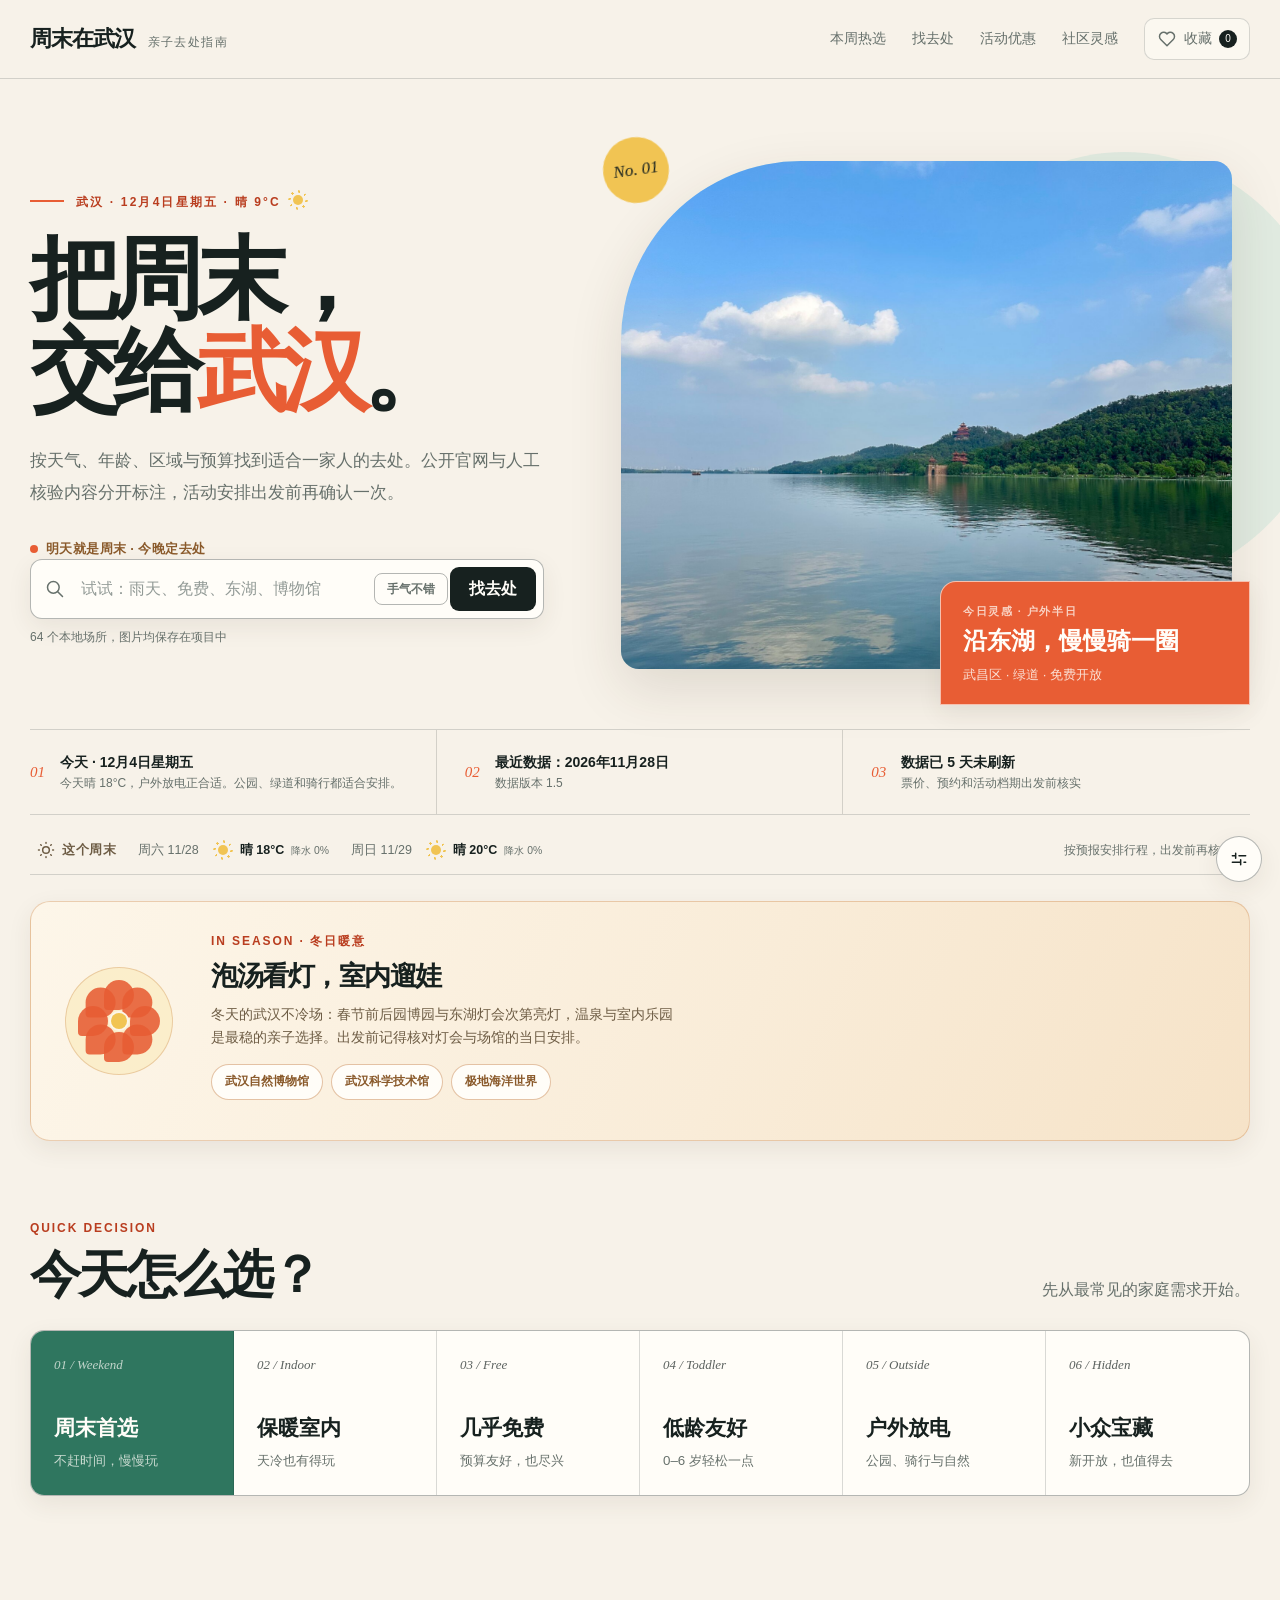
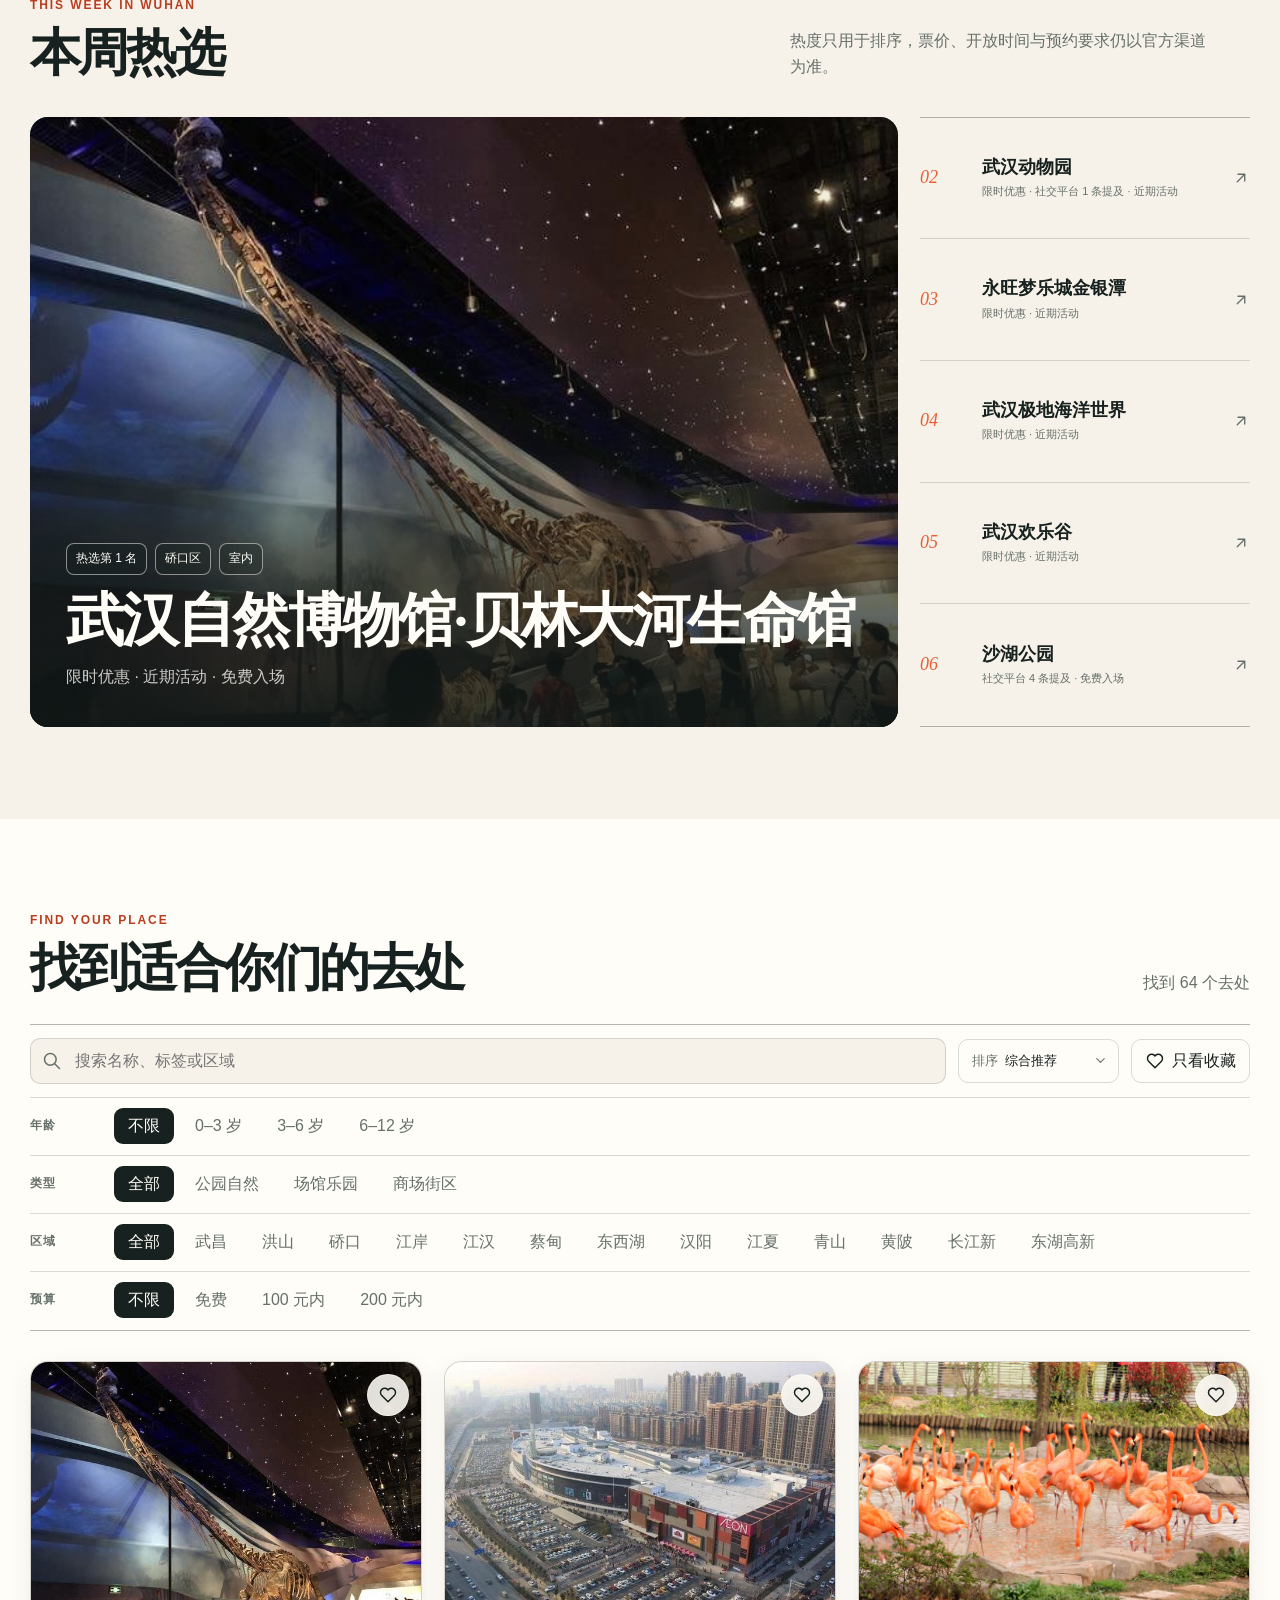
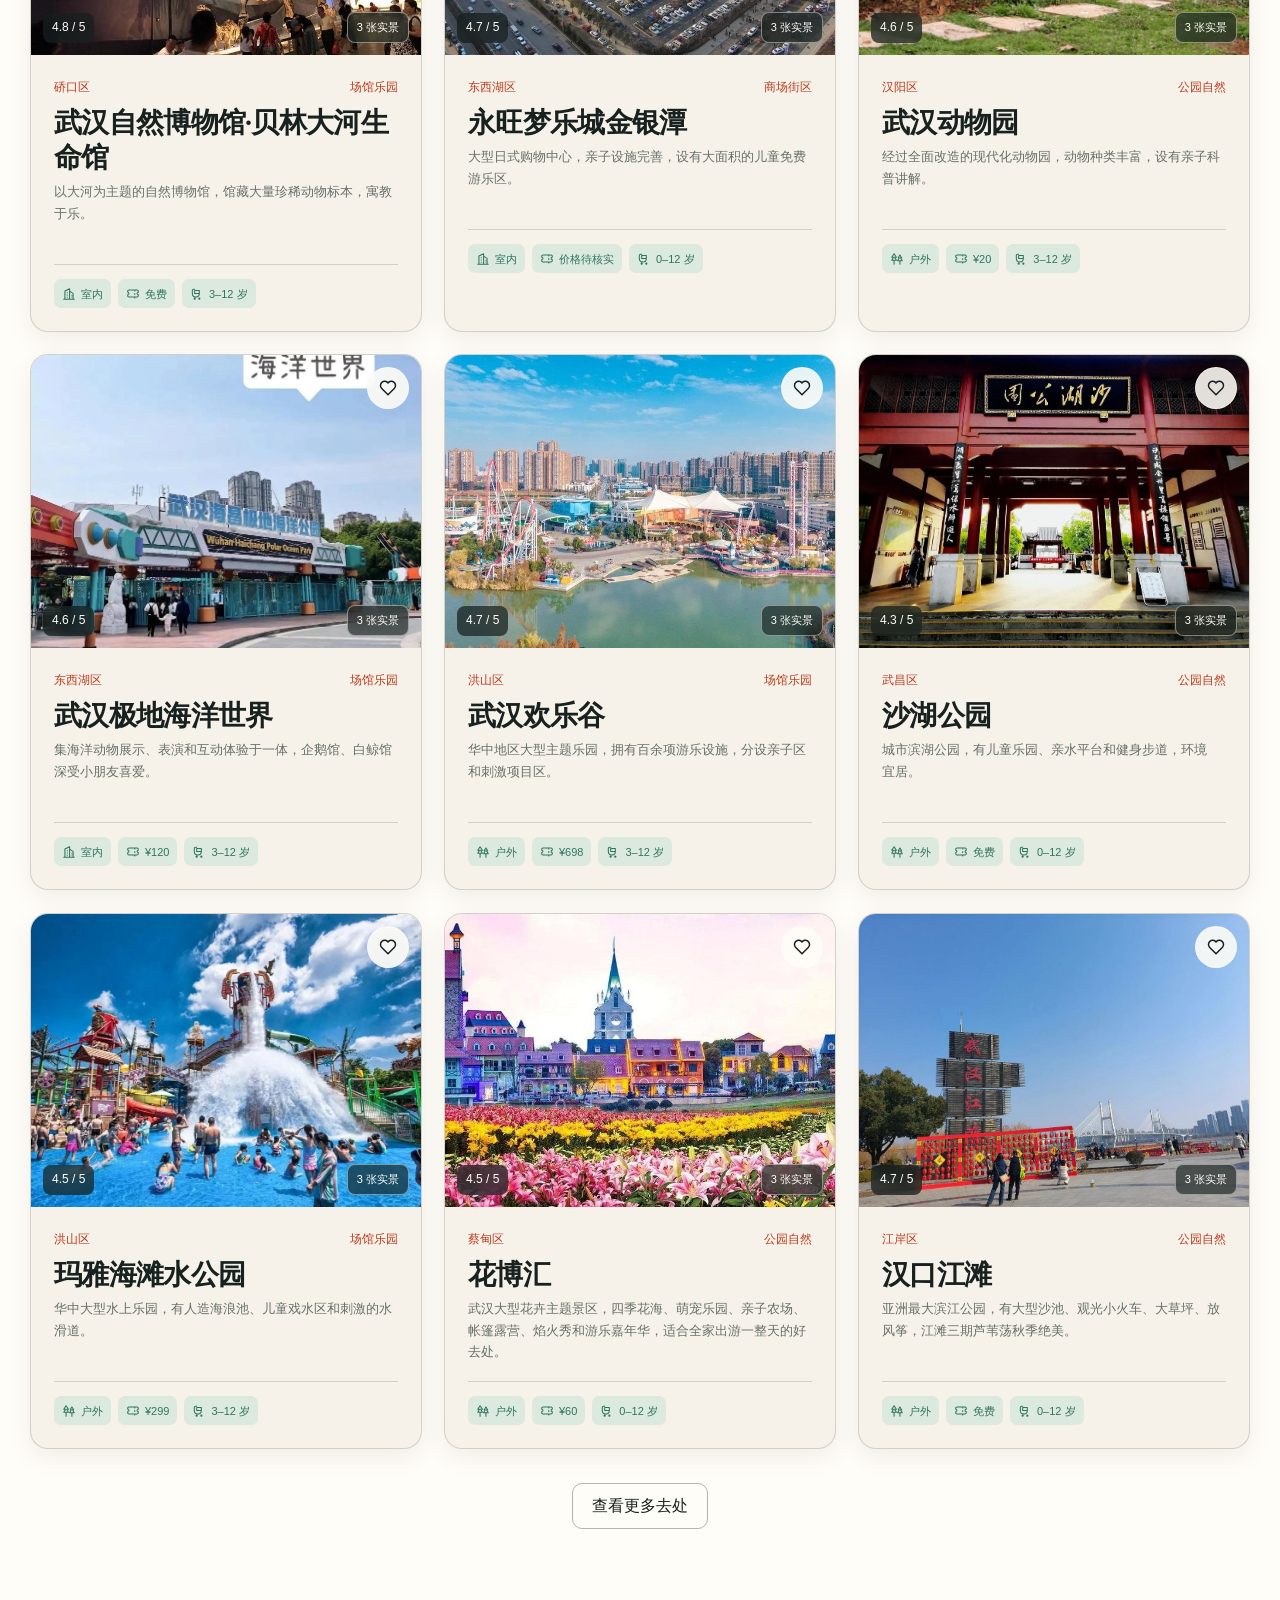
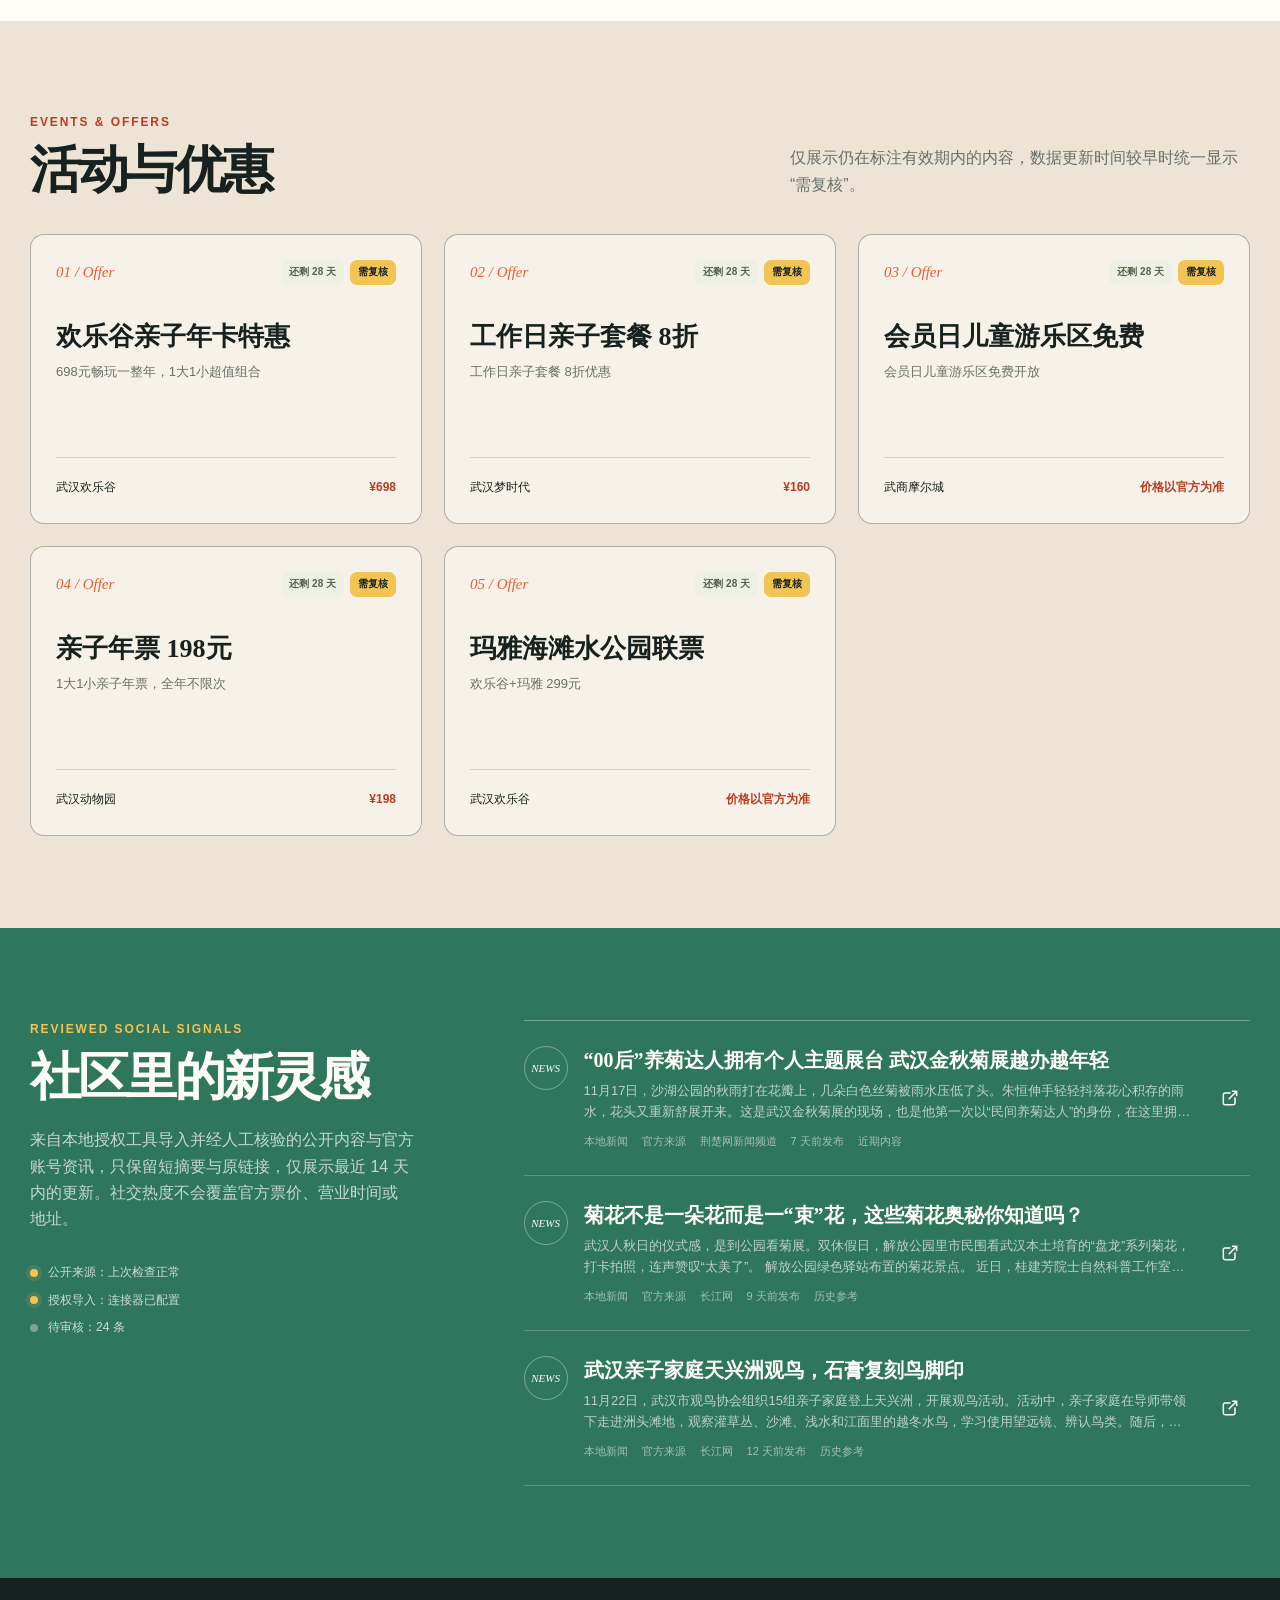
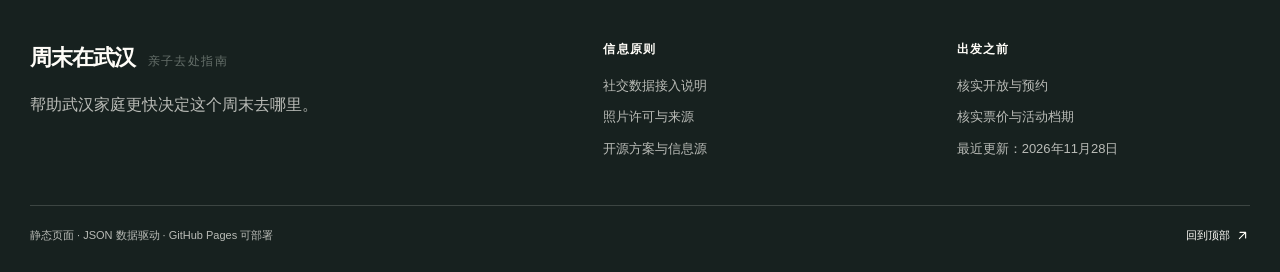
<file: index.html>
<!DOCTYPE html>
<html lang="zh-CN">
<head>
  <meta charset="UTF-8">
  <meta name="viewport" content="width=device-width, initial-scale=1.0">
  <meta name="description" content="武汉亲子周末去处指南，按天气、年龄、区域和预算发现适合一家人的公园、博物馆、商场与游乐场。">
  <meta name="theme-color" content="#f7f2e9">
  <title>周末在武汉 · 亲子去处指南</title>
  <meta property="og:type" content="website">
  <meta property="og:title" content="周末在武汉 · 亲子去处指南">
  <meta property="og:description" content="按天气、年龄、区域和预算发现适合一家人的公园、博物馆、商场与游乐场。">
  <meta property="og:url" content="https://confusedisprecious.github.io/play_recommendation/">
  <meta property="og:image" content="https://confusedisprecious.github.io/play_recommendation/images/media/east-lake.jpg">
  <meta name="twitter:card" content="summary_large_image">
  <link rel="icon" type="image/svg+xml" href="assets/favicon.svg">
  <link rel="apple-touch-icon" href="assets/icon-192.png">
  <link rel="manifest" href="manifest.json">
  <link rel="stylesheet" href="css/style-v2.css">
  <link rel="stylesheet" href="css/responsive-v2.css">
</head>
<body>
  <a class="skip-link" href="#main-content">跳到主要内容</a>

  <div class="loading-screen" id="loading-screen" role="status" aria-live="polite">
    <div class="loading-mark" aria-hidden="true"><span></span><span></span><span></span></div>
    <p>正在整理武汉的周末灵感</p>
  </div>

  <header class="site-header" id="top">
    <div class="shell nav-bar">
      <a class="wordmark" href="#top" aria-label="周末在武汉首页">
        <strong>周末在武汉</strong>
        <small>亲子去处指南</small>
      </a>
      <nav class="desktop-nav" aria-label="主导航">
        <a href="#hot">本周热选</a>
        <a href="#discover">找去处</a>
        <a href="#deals">活动优惠</a>
        <a href="#social">社区灵感</a>
        <button class="nav-favorite" id="nav-favorite" type="button">
          <svg class="icon" aria-hidden="true"><use href="assets/tabler-icons.svg#icon-heart"></use></svg>
          收藏 <span id="favorite-count">0</span>
        </button>
      </nav>
      <button class="mobile-menu-button" id="mobile-menu-button" type="button" aria-label="打开导航" aria-expanded="false" aria-controls="mobile-menu">
        <svg class="icon menu-open-icon" aria-hidden="true"><use href="assets/tabler-icons.svg#icon-menu"></use></svg>
        <svg class="icon menu-close-icon" aria-hidden="true"><use href="assets/tabler-icons.svg#icon-x"></use></svg>
      </button>
    </div>
    <nav class="mobile-menu" id="mobile-menu" aria-label="移动端导航">
      <a href="#hot">本周热选</a><a href="#discover">找去处</a><a href="#deals">活动优惠</a><a href="#social">社区灵感</a>
      <button id="mobile-favorite" type="button">只看我的收藏</button>
    </nav>
  </header>

  <main id="main-content">
    <section class="hero-section">
      <div class="shell hero-grid">
        <div class="hero-copy">
          <p class="eyebrow"><span id="hero-date">武汉 · 今天</span></p>
          <h1>把周末，<br>交给<em>武汉</em>。</h1>
          <p class="hero-lede">按天气、年龄、区域与预算找到适合一家人的去处。公开官网与人工核验内容分开标注，活动安排出发前再确认一次。</p>
          <p class="weekend-pulse" id="weekend-pulse" role="status"></p>
          <form class="hero-search" id="hero-search" role="search">
            <svg class="icon" aria-hidden="true"><use href="assets/tabler-icons.svg#icon-search"></use></svg>
            <input id="hero-search-input" type="search" aria-label="搜索地点或活动" autocomplete="off" placeholder="试试：雨天、免费、东湖、博物馆">
            <button class="lucky-button" id="lucky-button" type="button" title="随机挑一个去处">手气不错</button>
            <button type="submit">找去处</button>
          </form>
          <p class="search-helper" id="search-helper" role="status" aria-live="polite">正在加载本地场所数据…</p>
        </div>
        <div class="hero-visual">
          <div class="hero-photo"><img src="images/media/east-lake.jpg" alt="东湖湖面与磨山风景"></div>
          <span class="photo-index" aria-hidden="true">No. 01</span>
          <div class="photo-caption">
            <span>今日灵感 · 户外半日</span>
            <strong>沿东湖，慢慢骑一圈</strong>
            <small>武昌区 · 绿道 · 免费开放</small>
          </div>
        </div>
      </div>
      <div class="shell data-status" id="data-status" aria-label="数据状态"></div>
      <div class="shell weekend-strip" id="weekend-strip" aria-label="周末天气"></div>
    </section>

    <section class="seasonal-section" id="seasonal" aria-labelledby="seasonal-title">
      <div class="shell">
        <div class="seasonal-banner reveal" id="seasonal-banner"></div>
      </div>
    </section>

    <section class="scene-section" aria-labelledby="scene-title">
      <div class="shell">
        <div class="section-heading compact-heading">
          <div><p class="section-kicker">QUICK DECISION</p><h2 id="scene-title">今天怎么选？</h2></div>
          <p id="scene-description">先从最常见的家庭需求开始。</p>
        </div>
        <div class="scene-rail" id="scene-rail" role="group" aria-label="游玩场景">
          <button class="scene-button active" type="button" data-scene="weekend"><span>01 / Weekend</span><strong>周末首选</strong><small>不赶时间，慢慢玩</small></button>
          <button class="scene-button" type="button" data-scene="indoor"><span>02 / Indoor</span><strong>室内首选</strong><small>天凉雨天都适合</small></button>
          <button class="scene-button" type="button" data-scene="free"><span>03 / Free</span><strong>几乎免费</strong><small>预算友好，也尽兴</small></button>
          <button class="scene-button" type="button" data-scene="toddler"><span>04 / Toddler</span><strong>低龄友好</strong><small>0–6 岁轻松一点</small></button>
          <button class="scene-button" type="button" data-scene="outdoor"><span>05 / Outside</span><strong>户外放电</strong><small>公园、骑行与自然</small></button>
          <button class="scene-button" type="button" data-scene="niche"><span>06 / Hidden</span><strong>小众宝藏</strong><small>新开放，也值得去</small></button>
        </div>
      </div>
    </section>

    <section class="section hot-section" id="hot" aria-labelledby="hot-title">
      <div class="shell">
        <div class="section-heading">
          <div><p class="section-kicker">THIS WEEK IN WUHAN</p><h2 id="hot-title">本周热选</h2></div>
          <p>热度只用于排序，票价、开放时间与预约要求仍以官方渠道为准。</p>
        </div>
        <div class="hot-layout">
          <article class="hot-feature" id="hot-feature"></article>
          <div class="hot-ranking" id="hot-ranking" aria-label="热门地点排行"></div>
        </div>
      </div>
    </section>

    <section class="section discover-section" id="discover" aria-labelledby="discover-title">
      <div class="shell">
        <div class="section-heading discover-heading">
          <div><p class="section-kicker">FIND YOUR PLACE</p><h2 id="discover-title">找到适合你们的去处</h2></div>
          <p id="result-summary" aria-live="polite">正在读取场所数据</p>
        </div>
        <div class="filter-workspace">
          <div class="filter-search-row">
            <label class="inline-search">
              <svg class="icon" aria-hidden="true"><use href="assets/tabler-icons.svg#icon-search"></use></svg>
              <span class="sr-only">筛选场所</span>
              <input id="filter-search" type="search" placeholder="搜索名称、标签或区域">
            </label>
            <button class="filter-drawer-button" id="filter-drawer-button" type="button" aria-expanded="false">
              <svg class="icon" aria-hidden="true"><use href="assets/tabler-icons.svg#icon-filter"></use></svg>筛选
            </button>
            <label class="sort-select">排序
              <select id="sort-select"><option value="recommended">综合推荐</option><option value="rating">评分优先</option><option value="price">价格从低到高</option></select>
              <svg class="icon" aria-hidden="true"><use href="assets/tabler-icons.svg#icon-chevron-down"></use></svg>
            </label>
            <button class="favorite-filter" id="favorite-filter" type="button" aria-pressed="false">
              <svg class="icon" aria-hidden="true"><use href="assets/tabler-icons.svg#icon-heart"></use></svg>只看收藏
            </button>
          </div>
          <div class="filter-groups" id="filter-groups">
            <div class="filter-group"><span class="filter-label">年龄</span><div class="chip-row" data-filter="age"><button class="filter-chip active" data-value="all" type="button">不限</button><button class="filter-chip" data-value="0-3" type="button">0–3 岁</button><button class="filter-chip" data-value="3-6" type="button">3–6 岁</button><button class="filter-chip" data-value="6-12" type="button">6–12 岁</button></div></div>
            <div class="filter-group"><span class="filter-label">类型</span><div class="chip-row" data-filter="category"><button class="filter-chip active" data-value="all" type="button">全部</button><button class="filter-chip" data-value="park" type="button">公园自然</button><button class="filter-chip" data-value="playground" type="button">场馆乐园</button><button class="filter-chip" data-value="mall" type="button">商场街区</button></div></div>
            <div class="filter-group"><span class="filter-label">区域</span><div class="chip-row" id="district-filters" data-filter="district"></div></div>
            <div class="filter-group"><span class="filter-label">预算</span><div class="chip-row" data-filter="price"><button class="filter-chip active" data-value="all" type="button">不限</button><button class="filter-chip" data-value="free" type="button">免费</button><button class="filter-chip" data-value="100" type="button">100 元内</button><button class="filter-chip" data-value="200" type="button">200 元内</button></div></div>
          </div>
        </div>
        <div class="place-grid" id="place-grid" aria-live="polite"></div>
        <div class="empty-state hidden" id="empty-state"><span class="empty-index">00</span><h3>暂时没有匹配的去处</h3><p>试试减少筛选条件，或换一个关键词。</p><button id="reset-filters" type="button">清除筛选</button></div>
        <div class="load-more-wrap"><button class="load-more" id="load-more" type="button">查看更多去处</button></div>
      </div>
    </section>

    <section class="section deals-section" id="deals" aria-labelledby="deals-title">
      <div class="shell">
        <div class="section-heading"><div><p class="section-kicker">EVENTS & OFFERS</p><h2 id="deals-title">活动与优惠</h2></div><p>仅展示仍在标注有效期内的内容，数据更新时间较早时统一显示“需复核”。</p></div>
        <div class="deal-grid" id="deal-grid"></div>
      </div>
    </section>

    <section class="section social-section" id="social" aria-labelledby="social-title">
      <div class="shell social-layout">
        <div class="social-intro"><p class="section-kicker">REVIEWED SOCIAL SIGNALS</p><h2 id="social-title">社区里的新灵感</h2><p>来自本地授权工具导入并经人工核验的公开内容与官方账号资讯，只保留短摘要与原链接，仅展示最近 14 天内的更新。社交热度不会覆盖官方票价、营业时间或地址。</p><div class="pipeline-status" id="pipeline-status"></div></div>
        <div class="social-list" id="social-list"></div>
      </div>
    </section>
  </main>

  <footer class="site-footer" id="sources">
    <div class="shell footer-grid">
      <div><a class="wordmark footer-wordmark" href="#top"><strong>周末在武汉</strong><small>亲子去处指南</small></a><p>帮助武汉家庭更快决定这个周末去哪里。</p></div>
      <div><strong>信息原则</strong><a href="doc/社交媒体数据接入.md">社交数据接入说明</a><a href="data/media_gallery.json">照片许可与来源</a><a href="doc/开源方案与信息源.md">开源方案与信息源</a></div>
      <div><strong>出发之前</strong><span>核实开放与预约</span><span>核实票价与活动档期</span><span id="footer-update">查看最近更新时间</span></div>
    </div>
    <div class="shell footer-bottom"><span>静态页面 · JSON 数据驱动 · GitHub Pages 可部署</span><a href="#top">回到顶部 <svg class="icon" aria-hidden="true"><use href="assets/tabler-icons.svg#icon-arrow-up-right"></use></svg></a></div>
  </footer>

  <dialog class="place-dialog" id="place-dialog" aria-labelledby="dialog-title">
    <button class="dialog-close" id="dialog-close" type="button" aria-label="关闭详情"><svg class="icon" aria-hidden="true"><use href="assets/tabler-icons.svg#icon-x"></use></svg></button>
    <div id="dialog-content"></div>
  </dialog>

  <div class="toast" id="toast" role="status" aria-live="polite"></div>

  <button class="tweaks-toggle" id="tweaks-toggle" type="button" aria-label="打开 Tweaks 设计调节" aria-expanded="false"><svg class="icon" aria-hidden="true"><use href="assets/tabler-icons.svg#icon-adjustments"></use></svg></button>
  <aside class="tweaks-panel" id="tweaks-panel" aria-label="Tweaks">
    <div class="tweaks-head"><strong>Tweaks</strong><button id="tweaks-close" type="button" aria-label="关闭 Tweaks"><svg class="icon" aria-hidden="true"><use href="assets/tabler-icons.svg#icon-x"></use></svg></button></div>
    <label>内容密度<select id="density-select"><option value="airy">舒展</option><option value="compact">紧凑</option></select></label>
    <label>照片色调<select id="photo-select"><option value="natural">自然</option><option value="warm">温暖</option><option value="quiet">克制</option></select></label>
  </aside>

  <script src="js/data-service-v2.js"></script>
  <script src="js/app-v2.js"></script>
</body>
</html>
</file>
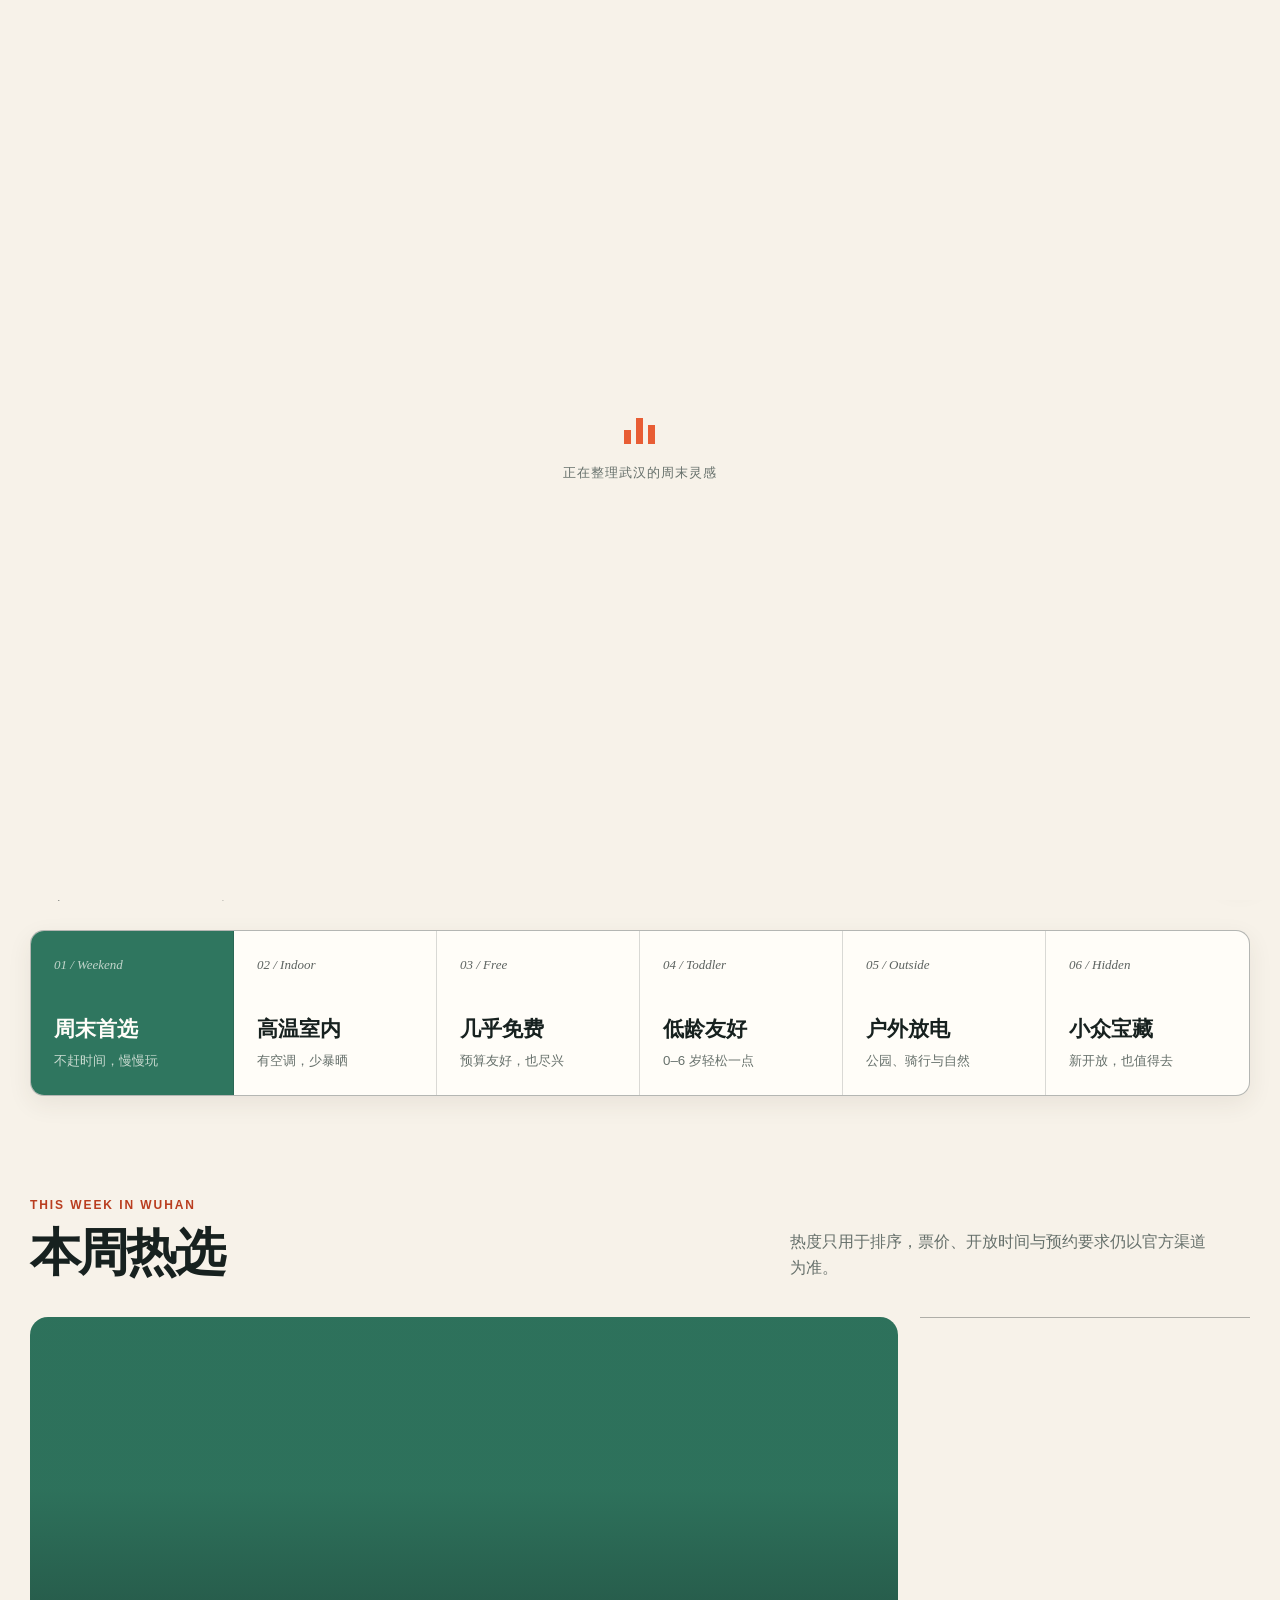
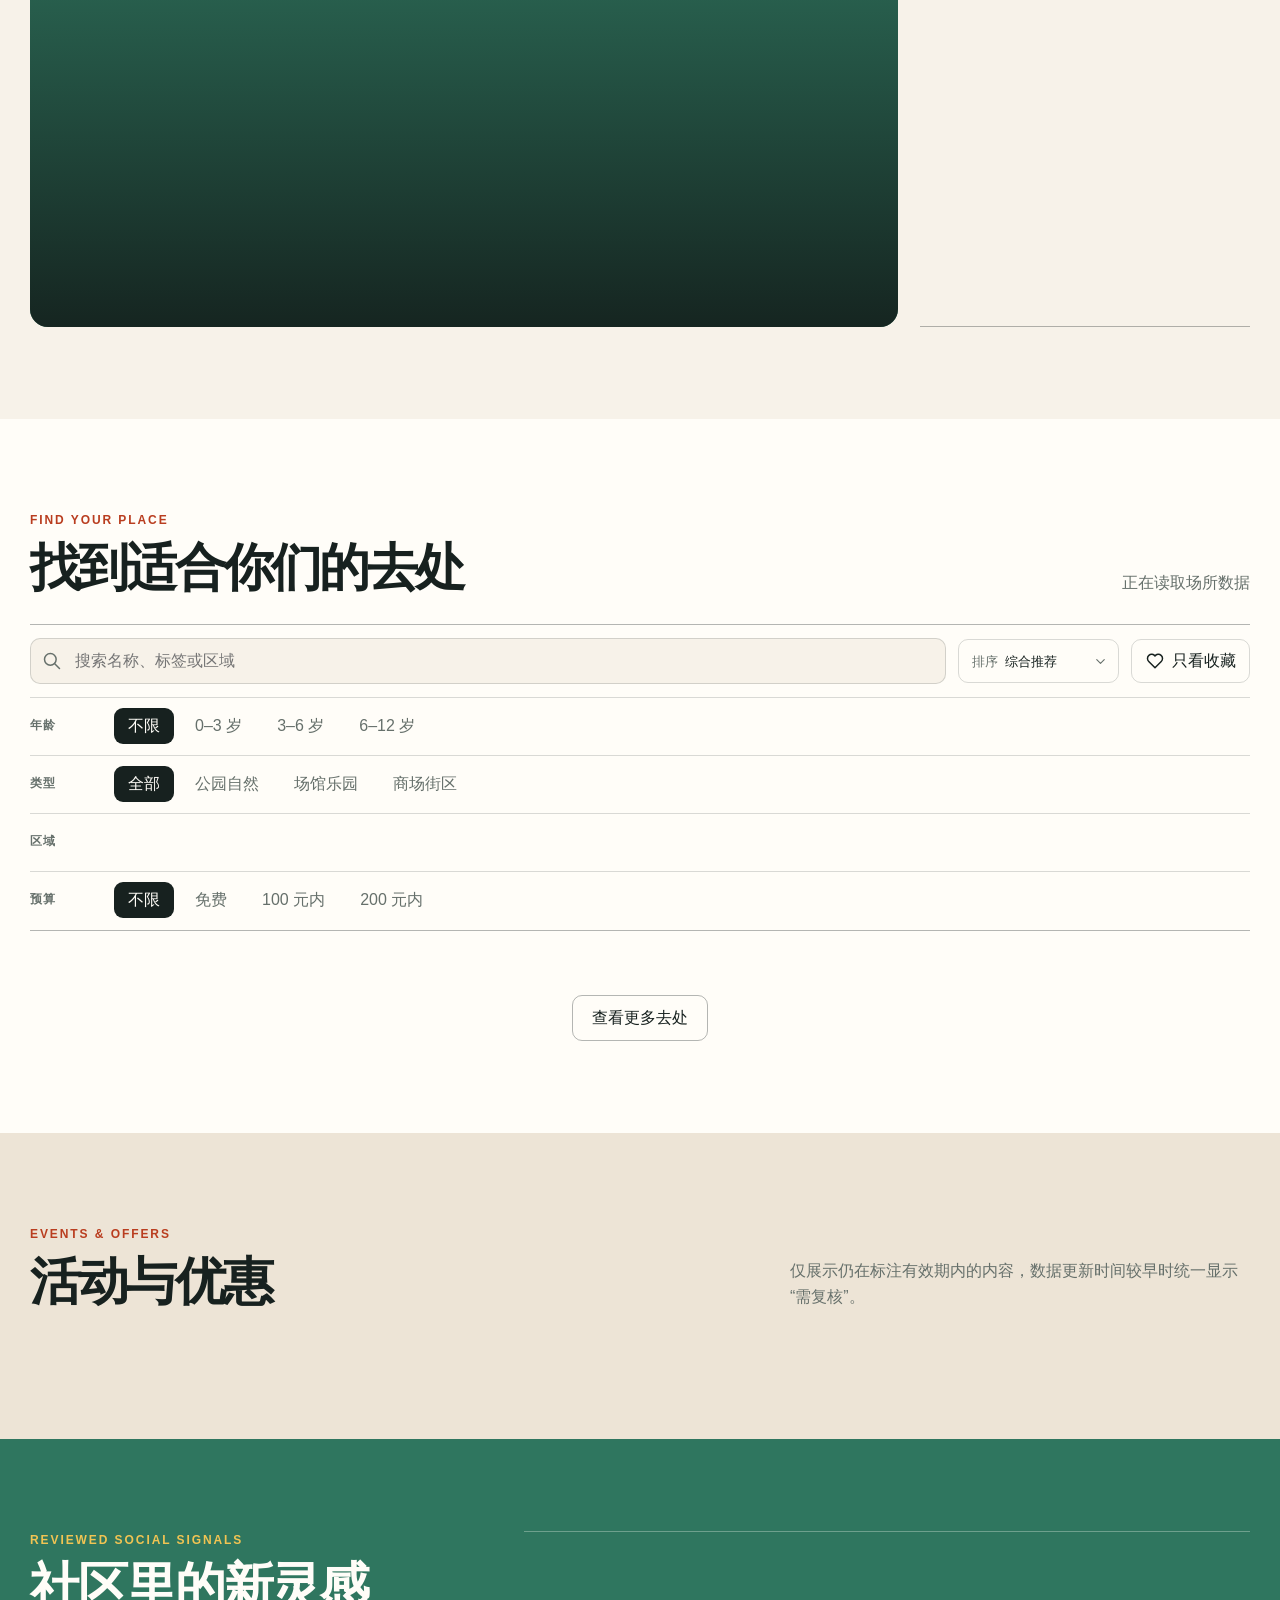
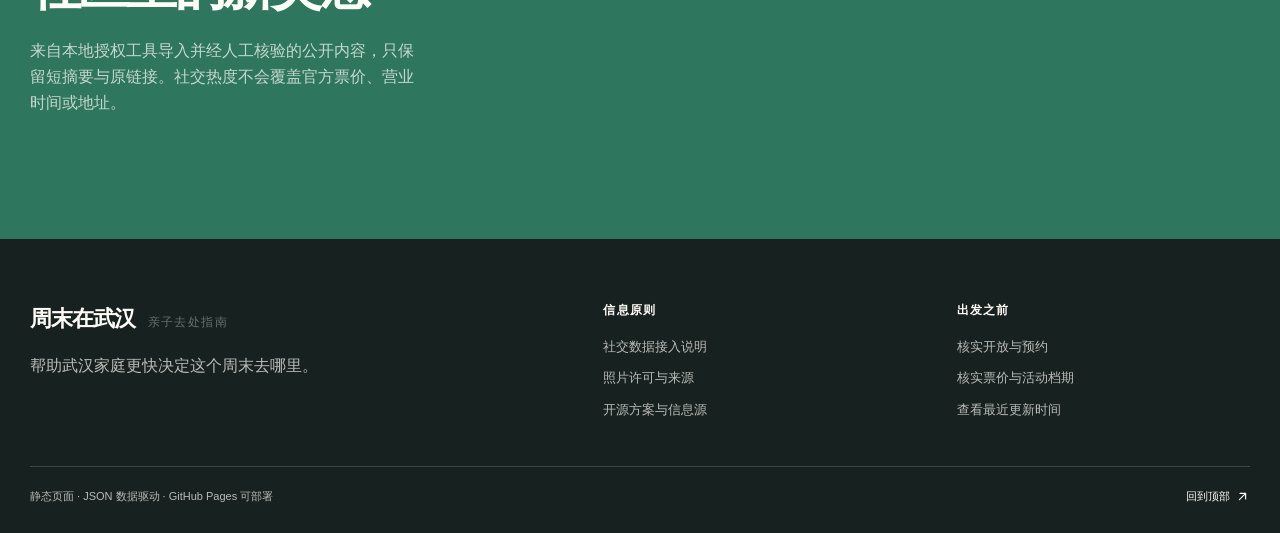
<file: index-v2.html>
<!DOCTYPE html>
<html lang="zh-CN">
<head>
  <meta charset="UTF-8">
  <meta name="viewport" content="width=device-width, initial-scale=1.0">
  <meta name="description" content="武汉亲子周末去处指南，按天气、年龄、区域和预算发现适合一家人的公园、博物馆、商场与游乐场。">
  <meta name="theme-color" content="#f7f2e9">
  <title>周末在武汉 · 亲子去处指南</title>
  <link rel="stylesheet" href="css/style-v2.css">
  <link rel="stylesheet" href="css/responsive-v2.css">
</head>
<body>
  <a class="skip-link" href="#main-content">跳到主要内容</a>

  <div class="loading-screen" id="loading-screen" role="status" aria-live="polite">
    <div class="loading-mark" aria-hidden="true"><span></span><span></span><span></span></div>
    <p>正在整理武汉的周末灵感</p>
  </div>

  <header class="site-header" id="top">
    <div class="shell nav-bar">
      <a class="wordmark" href="#top" aria-label="周末在武汉首页">
        <strong>周末在武汉</strong>
        <small>亲子去处指南</small>
      </a>
      <nav class="desktop-nav" aria-label="主导航">
        <a href="#hot">本周热选</a>
        <a href="#discover">找去处</a>
        <a href="#deals">活动优惠</a>
        <a href="#social">社区灵感</a>
        <button class="nav-favorite" id="nav-favorite" type="button">
          <svg class="icon" aria-hidden="true"><use href="assets/tabler-icons.svg#icon-heart"></use></svg>
          收藏 <span id="favorite-count">0</span>
        </button>
      </nav>
      <button class="mobile-menu-button" id="mobile-menu-button" type="button" aria-label="打开导航" aria-expanded="false" aria-controls="mobile-menu">
        <svg class="icon menu-open-icon" aria-hidden="true"><use href="assets/tabler-icons.svg#icon-menu"></use></svg>
        <svg class="icon menu-close-icon" aria-hidden="true"><use href="assets/tabler-icons.svg#icon-x"></use></svg>
      </button>
    </div>
    <nav class="mobile-menu" id="mobile-menu" aria-label="移动端导航">
      <a href="#hot">本周热选</a><a href="#discover">找去处</a><a href="#deals">活动优惠</a><a href="#social">社区灵感</a>
      <button id="mobile-favorite" type="button">只看我的收藏</button>
    </nav>
  </header>

  <main id="main-content">
    <section class="hero-section">
      <div class="shell hero-grid">
        <div class="hero-copy">
          <p class="eyebrow"><span id="hero-date">武汉 · 今天</span></p>
          <h1>把周末，<br>交给<em>武汉</em>。</h1>
          <p class="hero-lede">按天气、年龄、区域与预算找到适合一家人的去处。公开官网与人工核验内容分开标注，活动安排出发前再确认一次。</p>
          <form class="hero-search" id="hero-search" role="search">
            <svg class="icon" aria-hidden="true"><use href="assets/tabler-icons.svg#icon-search"></use></svg>
            <input id="hero-search-input" type="search" aria-label="搜索地点或活动" autocomplete="off" placeholder="试试：雨天、免费、东湖、博物馆">
            <button type="submit">找去处</button>
          </form>
          <p class="search-helper" id="search-helper" role="status" aria-live="polite">58 个本地场所，图片均保存在项目中</p>
        </div>
        <div class="hero-visual">
          <div class="hero-photo"><img src="images/media/east-lake.jpg" alt="东湖湖面与磨山风景"></div>
          <span class="photo-index" aria-hidden="true">No. 01</span>
          <div class="photo-caption">
            <span>今日灵感 · 户外半日</span>
            <strong>沿东湖，慢慢骑一圈</strong>
            <small>武昌区 · 绿道 · 免费开放</small>
          </div>
        </div>
      </div>
      <div class="shell data-status" id="data-status" aria-label="数据状态"></div>
    </section>

    <section class="scene-section" aria-labelledby="scene-title">
      <div class="shell">
        <div class="section-heading compact-heading">
          <div><p class="section-kicker">QUICK DECISION</p><h2 id="scene-title">今天怎么选？</h2></div>
          <p id="scene-description">先从最常见的家庭需求开始。</p>
        </div>
        <div class="scene-rail" id="scene-rail" role="group" aria-label="游玩场景">
          <button class="scene-button active" type="button" data-scene="weekend"><span>01 / Weekend</span><strong>周末首选</strong><small>不赶时间，慢慢玩</small></button>
          <button class="scene-button" type="button" data-scene="indoor"><span>02 / Indoor</span><strong>高温室内</strong><small>有空调，少暴晒</small></button>
          <button class="scene-button" type="button" data-scene="free"><span>03 / Free</span><strong>几乎免费</strong><small>预算友好，也尽兴</small></button>
          <button class="scene-button" type="button" data-scene="toddler"><span>04 / Toddler</span><strong>低龄友好</strong><small>0–6 岁轻松一点</small></button>
          <button class="scene-button" type="button" data-scene="outdoor"><span>05 / Outside</span><strong>户外放电</strong><small>公园、骑行与自然</small></button>
          <button class="scene-button" type="button" data-scene="niche"><span>06 / Hidden</span><strong>小众宝藏</strong><small>新开放，也值得去</small></button>
        </div>
      </div>
    </section>

    <section class="section hot-section" id="hot" aria-labelledby="hot-title">
      <div class="shell">
        <div class="section-heading">
          <div><p class="section-kicker">THIS WEEK IN WUHAN</p><h2 id="hot-title">本周热选</h2></div>
          <p>热度只用于排序，票价、开放时间与预约要求仍以官方渠道为准。</p>
        </div>
        <div class="hot-layout">
          <article class="hot-feature" id="hot-feature"></article>
          <div class="hot-ranking" id="hot-ranking" aria-label="热门地点排行"></div>
        </div>
      </div>
    </section>

    <section class="section discover-section" id="discover" aria-labelledby="discover-title">
      <div class="shell">
        <div class="section-heading discover-heading">
          <div><p class="section-kicker">FIND YOUR PLACE</p><h2 id="discover-title">找到适合你们的去处</h2></div>
          <p id="result-summary" aria-live="polite">正在读取场所数据</p>
        </div>
        <div class="filter-workspace">
          <div class="filter-search-row">
            <label class="inline-search">
              <svg class="icon" aria-hidden="true"><use href="assets/tabler-icons.svg#icon-search"></use></svg>
              <span class="sr-only">筛选场所</span>
              <input id="filter-search" type="search" placeholder="搜索名称、标签或区域">
            </label>
            <button class="filter-drawer-button" id="filter-drawer-button" type="button" aria-expanded="false">
              <svg class="icon" aria-hidden="true"><use href="assets/tabler-icons.svg#icon-filter"></use></svg>筛选
            </button>
            <label class="sort-select">排序
              <select id="sort-select"><option value="recommended">综合推荐</option><option value="rating">评分优先</option><option value="price">价格从低到高</option></select>
              <svg class="icon" aria-hidden="true"><use href="assets/tabler-icons.svg#icon-chevron-down"></use></svg>
            </label>
            <button class="favorite-filter" id="favorite-filter" type="button" aria-pressed="false">
              <svg class="icon" aria-hidden="true"><use href="assets/tabler-icons.svg#icon-heart"></use></svg>只看收藏
            </button>
          </div>
          <div class="filter-groups" id="filter-groups">
            <div class="filter-group"><span class="filter-label">年龄</span><div class="chip-row" data-filter="age"><button class="filter-chip active" data-value="all" type="button">不限</button><button class="filter-chip" data-value="0-3" type="button">0–3 岁</button><button class="filter-chip" data-value="3-6" type="button">3–6 岁</button><button class="filter-chip" data-value="6-12" type="button">6–12 岁</button></div></div>
            <div class="filter-group"><span class="filter-label">类型</span><div class="chip-row" data-filter="category"><button class="filter-chip active" data-value="all" type="button">全部</button><button class="filter-chip" data-value="park" type="button">公园自然</button><button class="filter-chip" data-value="playground" type="button">场馆乐园</button><button class="filter-chip" data-value="mall" type="button">商场街区</button></div></div>
            <div class="filter-group"><span class="filter-label">区域</span><div class="chip-row" id="district-filters" data-filter="district"></div></div>
            <div class="filter-group"><span class="filter-label">预算</span><div class="chip-row" data-filter="price"><button class="filter-chip active" data-value="all" type="button">不限</button><button class="filter-chip" data-value="free" type="button">免费</button><button class="filter-chip" data-value="100" type="button">100 元内</button><button class="filter-chip" data-value="200" type="button">200 元内</button></div></div>
          </div>
        </div>
        <div class="place-grid" id="place-grid" aria-live="polite"></div>
        <div class="empty-state hidden" id="empty-state"><span class="empty-index">00</span><h3>暂时没有匹配的去处</h3><p>试试减少筛选条件，或换一个关键词。</p><button id="reset-filters" type="button">清除筛选</button></div>
        <div class="load-more-wrap"><button class="load-more" id="load-more" type="button">查看更多去处</button></div>
      </div>
    </section>

    <section class="section deals-section" id="deals" aria-labelledby="deals-title">
      <div class="shell">
        <div class="section-heading"><div><p class="section-kicker">EVENTS & OFFERS</p><h2 id="deals-title">活动与优惠</h2></div><p>仅展示仍在标注有效期内的内容，数据更新时间较早时统一显示“需复核”。</p></div>
        <div class="deal-grid" id="deal-grid"></div>
      </div>
    </section>

    <section class="section social-section" id="social" aria-labelledby="social-title">
      <div class="shell social-layout">
        <div class="social-intro"><p class="section-kicker">REVIEWED SOCIAL SIGNALS</p><h2 id="social-title">社区里的新灵感</h2><p>来自本地授权工具导入并经人工核验的公开内容，只保留短摘要与原链接。社交热度不会覆盖官方票价、营业时间或地址。</p><div class="pipeline-status" id="pipeline-status"></div></div>
        <div class="social-list" id="social-list"></div>
      </div>
    </section>
  </main>

  <footer class="site-footer" id="sources">
    <div class="shell footer-grid">
      <div><a class="wordmark footer-wordmark" href="#top"><strong>周末在武汉</strong><small>亲子去处指南</small></a><p>帮助武汉家庭更快决定这个周末去哪里。</p></div>
      <div><strong>信息原则</strong><a href="doc/社交媒体数据接入.md">社交数据接入说明</a><a href="data/media_gallery.json">照片许可与来源</a><a href="doc/开源方案与信息源.md">开源方案与信息源</a></div>
      <div><strong>出发之前</strong><span>核实开放与预约</span><span>核实票价与活动档期</span><span id="footer-update">查看最近更新时间</span></div>
    </div>
    <div class="shell footer-bottom"><span>静态页面 · JSON 数据驱动 · GitHub Pages 可部署</span><a href="#top">回到顶部 <svg class="icon" aria-hidden="true"><use href="assets/tabler-icons.svg#icon-arrow-up-right"></use></svg></a></div>
  </footer>

  <dialog class="place-dialog" id="place-dialog" aria-labelledby="dialog-title">
    <button class="dialog-close" id="dialog-close" type="button" aria-label="关闭详情"><svg class="icon" aria-hidden="true"><use href="assets/tabler-icons.svg#icon-x"></use></svg></button>
    <div id="dialog-content"></div>
  </dialog>

  <div class="toast" id="toast" role="status" aria-live="polite"></div>

  <button class="tweaks-toggle" id="tweaks-toggle" type="button" aria-label="打开 Tweaks 设计调节" aria-expanded="false"><svg class="icon" aria-hidden="true"><use href="assets/tabler-icons.svg#icon-adjustments"></use></svg></button>
  <aside class="tweaks-panel" id="tweaks-panel" aria-label="Tweaks">
    <div class="tweaks-head"><strong>Tweaks</strong><button id="tweaks-close" type="button" aria-label="关闭 Tweaks"><svg class="icon" aria-hidden="true"><use href="assets/tabler-icons.svg#icon-x"></use></svg></button></div>
    <label>内容密度<select id="density-select"><option value="airy">舒展</option><option value="compact">紧凑</option></select></label>
    <label>照片色调<select id="photo-select"><option value="natural">自然</option><option value="warm">温暖</option><option value="quiet">克制</option></select></label>
  </aside>

  <script src="js/data-service-v2.js"></script>
  <script src="js/app-v2.js"></script>
</body>
</html>
</file>
<file: css/style-v2.css>
:root {
  --paper: #f7f2e9;
  --paper-strong: #ede4d6;
  --ink: #17211f;
  --muted: #66706b;
  --orange: #e85d34;
  --orange-dark: #b93d1f;
  --green: #2f765f;
  --green-soft: #dce9df;
  --sun: #f1c453;
  --white: #fffdf8;
  --line: rgba(23, 33, 31, .16);
  --line-strong: rgba(23, 33, 31, .32);
  --shadow-1: 0 8px 24px rgba(60, 45, 32, .08);
  --shadow-2: 0 20px 54px rgba(60, 45, 32, .13);
  --serif: "STZhongsong", "Songti SC", "Noto Serif CJK SC", serif;
  --sans: "MiSans", "HarmonyOS Sans SC", "PingFang SC", "Microsoft YaHei", sans-serif;
  --ease: cubic-bezier(.2, .7, .2, 1);
  --max: 1220px;
  --card-gap: 22px;
  --section-space: 92px;
}

*, *::before, *::after { box-sizing: border-box; }
html { scroll-behavior: smooth; scroll-padding-top: 92px; }
body { margin: 0; overflow-x: hidden; background: var(--paper); color: var(--ink); font-family: var(--sans); font-size: 16px; line-height: 1.65; -webkit-font-smoothing: antialiased; }
body.menu-open, body.dialog-open { overflow: hidden; }
button, input, select { font: inherit; }
button { color: inherit; }
a { color: inherit; text-decoration: none; }
img { display: block; max-width: 100%; }
svg { display: block; }
:focus-visible { outline: 3px solid rgba(232, 93, 52, .34); outline-offset: 3px; }
.icon { width: 20px; height: 20px; fill: none; stroke: currentColor; stroke-width: 1.8; stroke-linecap: round; stroke-linejoin: round; }
.shell { width: min(calc(100% - 40px), var(--max)); margin-inline: auto; }
.hidden { display: none !important; }
.sr-only { position: absolute; width: 1px; height: 1px; padding: 0; overflow: hidden; clip: rect(0, 0, 0, 0); white-space: nowrap; border: 0; }
.skip-link { position: fixed; top: 10px; left: 10px; z-index: 1000; padding: 10px 14px; border-radius: 8px; background: var(--ink); color: var(--white); transform: translateY(-140%); transition: transform 180ms var(--ease); }
.skip-link:focus { transform: translateY(0); }

.loading-screen { position: fixed; inset: 0; z-index: 900; display: grid; place-content: center; justify-items: center; gap: 18px; background: var(--paper); color: var(--muted); transition: opacity 260ms var(--ease), visibility 260ms var(--ease); }
.loading-screen.is-hidden { opacity: 0; visibility: hidden; pointer-events: none; }
.loading-screen p { margin: 0; font-size: 13px; letter-spacing: .08em; }
.loading-mark { display: flex; align-items: end; gap: 5px; height: 28px; }
.loading-mark span { width: 7px; background: var(--orange); animation: loading-bars 800ms var(--ease) infinite alternate; }
.loading-mark span:nth-child(1) { height: 14px; }
.loading-mark span:nth-child(2) { height: 26px; animation-delay: -250ms; }
.loading-mark span:nth-child(3) { height: 19px; animation-delay: -500ms; }
@keyframes loading-bars { to { height: 8px; opacity: .35; } }

.site-header { position: sticky; top: 0; z-index: 100; border-bottom: 1px solid var(--line); background: rgba(247, 242, 233, .91); backdrop-filter: blur(18px); }
.nav-bar { min-height: 78px; display: flex; align-items: center; justify-content: space-between; gap: 28px; }
.wordmark { display: inline-flex; align-items: baseline; gap: 12px; white-space: nowrap; }
.wordmark strong { font-family: var(--serif); font-size: 22px; letter-spacing: -.04em; }
.wordmark small { color: var(--muted); font-size: 12px; letter-spacing: .12em; }
.desktop-nav { display: flex; align-items: center; gap: 26px; color: var(--muted); font-size: 14px; }
.desktop-nav > a { position: relative; padding-block: 10px; transition: color 180ms var(--ease); }
.desktop-nav > a::after { content: ""; position: absolute; right: 0; bottom: 4px; left: 0; height: 1px; background: var(--orange); transform: scaleX(0); transform-origin: right; transition: transform 180ms var(--ease); }
.desktop-nav > a:hover { color: var(--ink); }
.desktop-nav > a:hover::after { transform: scaleX(1); transform-origin: left; }
.nav-favorite { min-height: 42px; display: inline-flex; align-items: center; gap: 7px; padding: 0 12px; border: 1px solid var(--line); border-radius: 10px; background: rgba(255, 253, 248, .45); cursor: pointer; transition: border-color 180ms var(--ease), background 180ms var(--ease); }
.nav-favorite:hover, .nav-favorite.active { border-color: var(--orange); background: var(--white); color: var(--orange-dark); }
.nav-favorite span { min-width: 18px; height: 18px; display: grid; place-items: center; border-radius: 50%; background: var(--ink); color: var(--white); font-size: 10px; }
.mobile-menu-button { display: none; width: 44px; height: 44px; align-items: center; justify-content: center; border: 1px solid var(--line); border-radius: 10px; background: transparent; cursor: pointer; }
.menu-close-icon { display: none; }
.mobile-menu-button[aria-expanded="true"] .menu-open-icon { display: none; }
.mobile-menu-button[aria-expanded="true"] .menu-close-icon { display: block; }
.mobile-menu { display: none; }

.hero-section { padding: 56px 0 18px; }
.hero-grid { display: grid; grid-template-columns: minmax(0, .9fr) minmax(460px, 1.1fr); gap: clamp(36px, 6vw, 88px); align-items: center; }
.eyebrow { display: flex; align-items: center; gap: 12px; margin: 0 0 22px; color: var(--orange-dark); font-size: 12px; font-weight: 700; letter-spacing: .18em; text-transform: uppercase; }
.eyebrow::before { content: ""; width: 34px; height: 2px; background: var(--orange); }
h1, h2, h3, p { text-wrap: pretty; }
h1 { max-width: 660px; margin: 0; font-family: var(--serif); font-size: clamp(54px, 7vw, 94px); font-weight: 700; line-height: 1.02; letter-spacing: -.075em; text-wrap: balance; }
h1 em { color: var(--orange); font-style: normal; }
.hero-lede { max-width: 540px; margin: 28px 0 30px; color: var(--muted); font-size: 17px; line-height: 1.85; }
.hero-search { max-width: 550px; display: grid; grid-template-columns: 48px 1fr auto auto; align-items: center; border: 1px solid var(--line-strong); border-radius: 12px; background: var(--white); box-shadow: var(--shadow-1); transition: border-color 180ms var(--ease), box-shadow 180ms var(--ease); }
.hero-search:focus-within { border-color: var(--orange); box-shadow: 0 0 0 4px rgba(232, 93, 52, .1), var(--shadow-1); }
.hero-search > .icon { justify-self: center; color: var(--muted); }
.hero-search input { min-width: 0; height: 58px; border: 0; outline: 0; background: transparent; color: var(--ink); font-size: 16px; }
.hero-search input::placeholder { color: #929a96; }
.hero-search button { height: 44px; margin-right: 7px; padding: 0 19px; border: 0; border-radius: 9px; background: var(--ink); color: var(--white); font-weight: 700; cursor: pointer; transition: background 180ms var(--ease), transform 180ms var(--ease); }
.hero-search button:hover { background: var(--green); }
.hero-search button:active { transform: scale(.97); }
.hero-search .lucky-button { height: 32px; margin-right: 2px; padding: 0 12px; border: 1px solid var(--line-strong); border-radius: 8px; background: transparent; color: var(--muted); font-size: 12px; }
.hero-search .lucky-button:hover { border-color: var(--orange); background: #fdf3ea; color: var(--orange-dark); transform: none; }
.search-helper { min-height: 22px; margin: 9px 0 0; color: var(--muted); font-size: 12px; }
.hero-visual { position: relative; min-height: 570px; }
.hero-visual::before { content: ""; position: absolute; width: 66%; height: 76%; top: 3%; right: -13%; border-radius: 50%; background: var(--green-soft); opacity: .78; }
.hero-photo { position: absolute; inset: 26px 18px 36px 0; overflow: hidden; border-radius: 180px 18px 18px 18px; background: var(--green-soft); box-shadow: var(--shadow-2); }
.hero-photo img { width: 100%; height: 100%; object-fit: cover; }
.photo-caption { position: absolute; right: 0; bottom: 0; width: min(310px, 72%); padding: 20px 22px 18px; border: 1px solid rgba(255, 253, 248, .62); border-radius: 16px 0 0 0; background: var(--orange); color: var(--white); box-shadow: var(--shadow-1); }
.photo-caption span { display: block; margin-bottom: 4px; color: rgba(255, 253, 248, .72); font-size: 11px; font-weight: 700; letter-spacing: .14em; }
.photo-caption strong { display: block; font-family: var(--serif); font-size: 24px; line-height: 1.35; }
.photo-caption small { display: block; margin-top: 7px; opacity: .82; }
.photo-index { position: absolute; top: 2px; left: -18px; width: 66px; height: 66px; display: grid; place-items: center; border-radius: 50%; background: var(--sun); font-family: Georgia, serif; font-size: 17px; font-style: italic; transform: rotate(-8deg); }

.data-status { margin-top: 24px; display: grid; grid-template-columns: repeat(3, 1fr); border-block: 1px solid var(--line); }
.status-item { min-height: 84px; display: flex; align-items: center; gap: 15px; padding: 14px 28px; border-right: 1px solid var(--line); }
.status-item:first-child { padding-left: 0; }
.status-item:last-child { padding-right: 0; border-right: 0; }
.status-index { color: var(--orange); font-family: Georgia, serif; font-size: 15px; font-style: italic; }
.status-item strong { display: block; font-size: 14px; }
.status-item small { display: block; color: var(--muted); font-size: 12px; }

.scene-section { padding: 70px 0 28px; }
.section { padding: var(--section-space) 0; }
.section-heading { display: flex; align-items: end; justify-content: space-between; gap: 36px; margin-bottom: 36px; }
.section-heading > p { max-width: 460px; margin: 0; color: var(--muted); }
.section-kicker { margin: 0 0 8px; color: var(--orange-dark); font-size: 12px; font-weight: 700; letter-spacing: .16em; }
h2 { margin: 0; font-family: var(--serif); font-size: clamp(36px, 4vw, 54px); line-height: 1.12; letter-spacing: -.055em; }
.compact-heading { margin-bottom: 26px; }
.scene-rail { display: grid; grid-template-columns: repeat(6, 1fr); overflow: hidden; border: 1px solid var(--line-strong); border-radius: 14px; background: var(--white); box-shadow: var(--shadow-1); }
.scene-button { min-width: 0; min-height: 164px; display: flex; flex-direction: column; align-items: flex-start; justify-content: flex-end; padding: 23px; border: 0; border-right: 1px solid var(--line); background: transparent; text-align: left; cursor: pointer; transition: color 200ms var(--ease), background 200ms var(--ease), transform 200ms var(--ease); }
.scene-button:last-child { border-right: 0; }
.scene-button:hover { background: var(--green-soft); }
.scene-button.active { background: var(--green); color: var(--white); }
.scene-button > span { margin-bottom: auto; font-family: Georgia, serif; font-size: 13px; font-style: italic; opacity: .7; }
.scene-button strong { display: block; margin-bottom: 4px; font-family: var(--serif); font-size: 21px; }
.scene-button small { color: var(--muted); }
.scene-button.active small { color: rgba(255, 253, 248, .74); }

.hot-section { padding-top: 72px; }
.hot-layout { display: grid; grid-template-columns: minmax(0, 1.45fr) minmax(330px, .55fr); gap: var(--card-gap); }
.hot-feature { position: relative; min-height: 610px; overflow: hidden; border-radius: 18px; background: var(--green); color: var(--white); cursor: pointer; }
.hot-feature > img { position: absolute; inset: 0; width: 100%; height: 100%; object-fit: cover; transition: transform 450ms var(--ease); }
.hot-feature::after { content: ""; position: absolute; inset: 0; background: linear-gradient(to top, rgba(18, 26, 24, .88), rgba(18, 26, 24, .05) 72%); }
.hot-feature:hover > img { transform: scale(1.026); }
.hot-feature-content { position: absolute; z-index: 2; right: 0; bottom: 0; left: 0; padding: 36px; }
.hot-badges { display: flex; flex-wrap: wrap; gap: 8px; margin-bottom: 14px; }
.image-badge { padding: 5px 9px; border: 1px solid rgba(255, 253, 248, .5); border-radius: 8px; background: rgba(23, 33, 31, .3); backdrop-filter: blur(8px); font-size: 12px; }
.hot-feature h3 { margin: 0; font-family: var(--serif); font-size: clamp(38px, 4.5vw, 58px); line-height: 1.12; letter-spacing: -.045em; }
.hot-feature p { max-width: 650px; margin: 11px 0 0; color: rgba(255, 253, 248, .78); }
.hot-ranking { display: grid; grid-template-rows: repeat(5, 1fr); border-block: 1px solid var(--line-strong); }
.rank-item { display: grid; grid-template-columns: 48px 1fr auto; align-items: center; gap: 14px; padding: 15px 0; border-bottom: 1px solid var(--line); cursor: pointer; transition: color 180ms var(--ease), padding 180ms var(--ease); }
.rank-item:last-child { border-bottom: 0; }
.rank-item:hover { padding-left: 8px; color: var(--orange-dark); }
.rank-no { color: var(--orange); font-family: Georgia, serif; font-size: 18px; font-style: italic; }
.rank-copy strong { display: block; font-family: var(--serif); font-size: 18px; line-height: 1.3; }
.rank-copy small { display: block; margin-top: 3px; color: var(--muted); font-size: 11px; }
.rank-item .icon { width: 18px; height: 18px; color: var(--muted); }

.discover-section { background: var(--white); }
.discover-heading { margin-bottom: 28px; }
.filter-workspace { position: relative; z-index: 3; margin-bottom: 30px; border-block: 1px solid var(--line-strong); }
.filter-search-row { min-height: 72px; display: flex; align-items: center; gap: 12px; }
.inline-search { flex: 1; min-width: 220px; display: grid; grid-template-columns: 42px 1fr; align-items: center; border: 1px solid var(--line); border-radius: 10px; background: var(--paper); }
.inline-search .icon { justify-self: center; color: var(--muted); }
.inline-search input { min-width: 0; height: 44px; border: 0; outline: 0; background: transparent; }
.sort-select { position: relative; min-height: 44px; display: flex; align-items: center; gap: 7px; padding-left: 13px; border: 1px solid var(--line); border-radius: 10px; color: var(--muted); font-size: 13px; }
.sort-select select { height: 42px; padding: 0 35px 0 0; border: 0; outline: 0; appearance: none; background: transparent; color: var(--ink); cursor: pointer; }
.sort-select .icon { position: absolute; right: 10px; width: 15px; height: 15px; pointer-events: none; }
.favorite-filter, .filter-drawer-button { min-height: 44px; display: inline-flex; align-items: center; gap: 7px; padding: 0 13px; border: 1px solid var(--line); border-radius: 10px; background: transparent; cursor: pointer; transition: background 180ms var(--ease), border-color 180ms var(--ease); }
.favorite-filter:hover, .favorite-filter.active { border-color: var(--orange); background: var(--paper); color: var(--orange-dark); }
.filter-drawer-button { display: none; }
.filter-groups { border-top: 1px solid var(--line); }
.filter-group { min-height: 58px; display: grid; grid-template-columns: 72px 1fr; align-items: start; gap: 12px; padding: 10px 0; border-bottom: 1px solid var(--line); }
.filter-group:last-child { border-bottom: 0; }
.filter-label { padding-top: 8px; color: var(--muted); font-size: 12px; font-weight: 700; letter-spacing: .08em; }
.chip-row { display: flex; flex-wrap: wrap; gap: 7px; }
.filter-chip { min-height: 36px; padding: 0 13px; border: 1px solid transparent; border-radius: 9px; background: transparent; color: var(--muted); cursor: pointer; transition: border-color 160ms var(--ease), background 160ms var(--ease), color 160ms var(--ease); }
.filter-chip:hover { border-color: var(--line-strong); color: var(--ink); }
.filter-chip.active { background: var(--ink); color: var(--white); }

.place-grid { display: grid; grid-template-columns: repeat(3, minmax(0, 1fr)); gap: var(--card-gap); }
.place-card { container-type: inline-size; position: relative; overflow: hidden; border: 1px solid var(--line); border-radius: 18px; background: var(--paper); box-shadow: var(--shadow-1); cursor: pointer; transition: transform 220ms var(--ease), box-shadow 220ms var(--ease); animation: card-in 420ms var(--ease) both; }
.place-card:hover { transform: translateY(-5px); box-shadow: var(--shadow-2); }
.place-image { position: relative; aspect-ratio: 4 / 3; overflow: hidden; background: var(--green-soft); }
.place-image img { width: 100%; height: 100%; object-fit: cover; transition: transform 420ms var(--ease), filter 220ms var(--ease); }
.place-card:hover .place-image img { transform: scale(1.035); }
.favorite-button { position: absolute; z-index: 2; top: 12px; right: 12px; width: 42px; height: 42px; display: grid; place-items: center; border: 1px solid rgba(255, 253, 248, .58); border-radius: 50%; background: rgba(255, 253, 248, .88); color: var(--ink); backdrop-filter: blur(10px); cursor: pointer; transition: color 180ms var(--ease), transform 180ms var(--ease), background 180ms var(--ease); }
.favorite-button:hover { transform: scale(1.08); color: var(--orange); }
.favorite-button.active { background: var(--orange); color: var(--white); }
.favorite-button.active .icon { fill: currentColor; }
.rating-badge { position: absolute; left: 12px; bottom: 12px; padding: 5px 9px; border-radius: 8px; background: rgba(23, 33, 31, .72); color: var(--white); font-size: 12px; backdrop-filter: blur(8px); }
.rating-badge.niche { background: rgba(196, 85, 41, .9); font-weight: 700; letter-spacing: .04em; }
.gallery-count-badge { position: absolute; right: 12px; bottom: 12px; padding: 5px 9px; border: 1px solid rgba(255, 253, 248, .44); border-radius: 8px; background: rgba(23, 33, 31, .64); color: var(--white); font-size: 11px; backdrop-filter: blur(8px); }
.place-card-body { padding: 20px; }
.place-meta { display: flex; justify-content: space-between; gap: 12px; color: var(--orange-dark); font-size: 12px; }
.place-card h3 { margin: 8px 0 6px; font-family: var(--serif); font-size: 25px; line-height: 1.25; letter-spacing: -.025em; }
.place-card-description { min-height: 68px; margin: 0; display: -webkit-box; overflow: hidden; -webkit-box-orient: vertical; -webkit-line-clamp: 3; color: var(--muted); font-size: 13px; }
.place-facts { display: flex; flex-wrap: wrap; gap: 7px; margin-top: 15px; padding-top: 14px; border-top: 1px solid var(--line); }
.fact-chip { min-height: 29px; display: inline-flex; align-items: center; gap: 5px; padding: 0 8px; border-radius: 7px; background: var(--green-soft); color: var(--green); font-size: 11px; }
.fact-chip .icon { width: 14px; height: 14px; }
@keyframes card-in { from { opacity: 0; transform: translateY(14px); } }
@container (min-width: 390px) { .place-card-body { padding: 23px; } .place-card h3 { font-size: 28px; } }

.empty-state { padding: 64px 20px; text-align: center; }
.empty-index { color: var(--orange); font-family: Georgia, serif; font-size: 42px; font-style: italic; }
.empty-state h3 { margin: 8px 0 4px; font-family: var(--serif); font-size: 28px; }
.empty-state p { margin: 0 0 18px; color: var(--muted); }
.empty-state button, .load-more { min-height: 46px; padding: 0 19px; border: 1px solid var(--line-strong); border-radius: 10px; background: transparent; cursor: pointer; transition: background 180ms var(--ease), color 180ms var(--ease); }
.empty-state button:hover, .load-more:hover { background: var(--ink); color: var(--white); }
.load-more-wrap { display: flex; justify-content: center; margin-top: 34px; }

.deals-section { background: var(--paper-strong); }
.deal-grid { display: grid; grid-template-columns: repeat(3, minmax(0, 1fr)); gap: var(--card-gap); }
.deal-card { min-height: 290px; display: flex; flex-direction: column; padding: 25px; border: 1px solid var(--line-strong); border-radius: 14px; background: var(--paper); transition: transform 220ms var(--ease), background 220ms var(--ease); }
.deal-card:hover { transform: translateY(-4px); background: var(--white); }
.deal-card-head { display: flex; align-items: center; justify-content: space-between; gap: 12px; }
.deal-number { color: var(--orange); font-family: Georgia, serif; font-size: 15px; font-style: italic; }
.verify-badge { padding: 4px 8px; border-radius: 7px; background: var(--sun); color: var(--ink); font-size: 10px; font-weight: 700; }
.deal-card h3 { margin: 35px 0 7px; font-family: var(--serif); font-size: 26px; line-height: 1.3; }
.deal-card p { margin: 0; color: var(--muted); font-size: 13px; }
.deal-card-footer { margin-top: auto; padding-top: 20px; display: flex; justify-content: space-between; gap: 14px; border-top: 1px solid var(--line); font-size: 12px; }
.deal-card-footer strong { color: var(--orange-dark); }

.social-section { background: var(--green); color: var(--white); }
.social-layout { display: grid; grid-template-columns: minmax(280px, .7fr) minmax(0, 1.3fr); gap: clamp(50px, 8vw, 110px); }
.social-intro { position: sticky; top: 112px; align-self: start; }
.social-intro .section-kicker { color: var(--sun); }
.social-intro > p:not(.section-kicker) { margin: 22px 0; color: rgba(255, 253, 248, .72); }
.pipeline-status { display: grid; gap: 8px; margin-top: 30px; }
.pipeline-item { display: flex; align-items: center; gap: 10px; color: rgba(255, 253, 248, .76); font-size: 12px; }
.pipeline-dot { width: 8px; height: 8px; border-radius: 50%; background: var(--sun); box-shadow: 0 0 0 4px rgba(241, 196, 83, .13); }
.pipeline-item.muted .pipeline-dot { background: rgba(255, 253, 248, .34); box-shadow: none; }
.social-list { border-top: 1px solid rgba(255, 253, 248, .3); }
.social-card { display: grid; grid-template-columns: 44px 1fr auto; gap: 16px; padding: 25px 0; border-bottom: 1px solid rgba(255, 253, 248, .22); transition: padding 180ms var(--ease); }
.social-card:hover { padding-left: 8px; }
.social-platform { width: 44px; height: 44px; display: grid; place-items: center; border: 1px solid rgba(255, 253, 248, .36); border-radius: 50%; font-family: Georgia, serif; font-size: 11px; font-style: italic; }
.social-copy h3 { margin: 0 0 6px; font-family: var(--serif); font-size: 20px; line-height: 1.4; }
.social-copy p { margin: 0; display: -webkit-box; overflow: hidden; -webkit-box-orient: vertical; -webkit-line-clamp: 2; color: rgba(255, 253, 248, .68); font-size: 13px; }
.social-meta { margin-top: 9px; display: flex; flex-wrap: wrap; gap: 8px 14px; color: rgba(255, 253, 248, .55); font-size: 11px; }
.social-link { align-self: center; width: 40px; height: 40px; display: grid; place-items: center; border-radius: 50%; transition: color 180ms var(--ease), background 180ms var(--ease); }
.social-link:hover { background: var(--white); color: var(--green); }

.site-footer { padding: 62px 0 28px; background: var(--ink); color: rgba(255, 253, 248, .7); }
.footer-grid { display: grid; grid-template-columns: 1.4fr repeat(2, .8fr); gap: 60px; }
.footer-wordmark { color: var(--white); }
.footer-grid p { max-width: 320px; margin: 16px 0 0; }
.footer-grid > div:not(:first-child) { display: flex; flex-direction: column; gap: 10px; font-size: 13px; }
.footer-grid > div > strong { margin-bottom: 5px; color: var(--white); font-size: 12px; letter-spacing: .1em; }
.footer-grid a:hover { color: var(--white); }
.footer-bottom { margin-top: 46px; padding-top: 20px; display: flex; justify-content: space-between; gap: 20px; border-top: 1px solid rgba(255, 253, 248, .16); font-size: 11px; }
.footer-bottom a { display: inline-flex; align-items: center; gap: 5px; color: var(--white); }
.footer-bottom .icon { width: 15px; height: 15px; }

.place-dialog { width: min(940px, calc(100% - 30px)); max-height: min(90vh, 860px); padding: 0; overflow: auto; border: 0; border-radius: 18px; background: var(--paper); color: var(--ink); box-shadow: 0 32px 90px rgba(23, 33, 31, .34); }
.place-dialog::backdrop { background: rgba(23, 33, 31, .68); backdrop-filter: blur(5px); }
.dialog-close { position: sticky; z-index: 5; top: 14px; float: right; width: 44px; height: 44px; display: grid; place-items: center; margin: 14px 14px -58px 0; border: 1px solid rgba(255, 253, 248, .55); border-radius: 50%; background: rgba(255, 253, 248, .9); cursor: pointer; backdrop-filter: blur(8px); }
.dialog-hero { position: relative; min-height: 400px; overflow: hidden; background: var(--green-soft); }
.dialog-hero img { width: 100%; height: 100%; position: absolute; inset: 0; object-fit: cover; }
.dialog-main-image { transition: opacity 180ms var(--ease); }
.dialog-hero::after { content: ""; position: absolute; inset: 0; background: linear-gradient(to top, rgba(23, 33, 31, .8), transparent 65%); }
.dialog-title-block { position: absolute; z-index: 2; right: 0; bottom: 0; left: 0; padding: 32px; color: var(--white); }
.dialog-title-block span { font-size: 12px; opacity: .78; }
.dialog-title-block h2 { margin-top: 6px; font-size: clamp(36px, 6vw, 58px); }
.dialog-gallery { display: grid; grid-template-columns: repeat(auto-fit, minmax(94px, 1fr)); gap: 8px; padding: 10px 12px; border-bottom: 1px solid var(--line); background: var(--paper-dark); }
.dialog-thumb { position: relative; aspect-ratio: 4 / 3; min-width: 0; padding: 0; overflow: hidden; border: 2px solid transparent; border-radius: 9px; background: var(--green-soft); cursor: pointer; opacity: .72; transition: opacity 180ms var(--ease), border-color 180ms var(--ease), transform 180ms var(--ease); }
.dialog-thumb:hover { opacity: 1; transform: translateY(-1px); }
.dialog-thumb.active { border-color: var(--orange); opacity: 1; }
.dialog-thumb:focus-visible { outline: 3px solid color-mix(in srgb, var(--orange) 50%, transparent); outline-offset: 2px; }
.dialog-thumb img { width: 100%; height: 100%; display: block; object-fit: cover; }
.dialog-body { display: grid; grid-template-columns: 1fr 320px; gap: 38px; padding: 34px; }
.dialog-description { margin: 0 0 24px; color: var(--muted); font-size: 16px; }
.dialog-tags { display: flex; flex-wrap: wrap; gap: 7px; }
.dialog-tag { padding: 5px 9px; border-radius: 7px; background: var(--green-soft); color: var(--green); font-size: 11px; }
.dialog-research { display: grid; gap: 10px; margin-top: 24px; padding-top: 20px; border-top: 1px solid var(--line); }
.dialog-research p { margin: 0; color: var(--muted); font-size: 12px; }
.dialog-source { width: fit-content; display: inline-flex; align-items: center; gap: 7px; color: var(--orange-dark); font-size: 13px; font-weight: 700; }
.dialog-source .icon { width: 16px; height: 16px; }
.detail-list { display: grid; gap: 1px; overflow: hidden; border: 1px solid var(--line); border-radius: 12px; background: var(--line); }
.detail-row { display: grid; grid-template-columns: 28px 1fr; gap: 9px; padding: 13px; background: var(--white); }
.detail-row .icon { width: 18px; height: 18px; color: var(--orange-dark); }
.detail-row strong { display: block; margin-bottom: 2px; font-size: 11px; color: var(--muted); }
.detail-row span { display: block; font-size: 13px; }
.dialog-actions { display: flex; gap: 9px; margin-top: 14px; }
.dialog-actions a, .dialog-actions button { flex: 1; min-height: 46px; display: inline-flex; align-items: center; justify-content: center; gap: 7px; border: 1px solid var(--line-strong); border-radius: 10px; background: transparent; cursor: pointer; }
.dialog-actions a { background: var(--ink); color: var(--white); }

.toast { position: fixed; z-index: 400; left: 50%; bottom: 28px; max-width: min(420px, calc(100% - 30px)); padding: 11px 16px; border-radius: 10px; background: var(--ink); color: var(--white); box-shadow: var(--shadow-2); font-size: 13px; opacity: 0; transform: translate(-50%, 18px); pointer-events: none; transition: opacity 180ms var(--ease), transform 180ms var(--ease); }
.toast.show { opacity: 1; transform: translate(-50%, 0); }

.tweaks-toggle { position: fixed; z-index: 180; right: 18px; bottom: 18px; width: 46px; height: 46px; display: grid; place-items: center; border: 1px solid var(--line-strong); border-radius: 50%; background: var(--white); box-shadow: var(--shadow-1); cursor: pointer; }
.tweaks-panel { position: fixed; z-index: 190; right: 18px; bottom: 74px; width: 250px; padding: 16px; border: 1px solid var(--line-strong); border-radius: 14px; background: var(--white); box-shadow: var(--shadow-2); opacity: 0; visibility: hidden; transform: translateY(10px); transition: opacity 180ms var(--ease), visibility 180ms var(--ease), transform 180ms var(--ease); }
.tweaks-panel.open { opacity: 1; visibility: visible; transform: translateY(0); }
.tweaks-head { display: flex; align-items: center; justify-content: space-between; margin-bottom: 14px; }
.tweaks-head strong { font-family: Georgia, serif; font-size: 14px; font-style: italic; }
.tweaks-head button { width: 34px; height: 34px; display: grid; place-items: center; border: 0; background: transparent; cursor: pointer; }
.tweaks-head .icon { width: 17px; height: 17px; }
.tweaks-panel label { display: grid; grid-template-columns: 1fr 100px; align-items: center; gap: 10px; padding: 9px 0; border-top: 1px solid var(--line); color: var(--muted); font-size: 12px; }
.tweaks-panel select { height: 34px; border: 1px solid var(--line); border-radius: 8px; background: var(--paper); color: var(--ink); }
body.density-compact { --card-gap: 14px; --section-space: 72px; }
body.density-compact .place-card-body { padding: 15px; }
body.photo-warm img { filter: saturate(1.05) sepia(.09) contrast(.98); }
body.photo-quiet img { filter: saturate(.66) contrast(1.03); }

.error-panel { grid-column: 1 / -1; padding: 52px 20px; border: 1px solid var(--line); border-radius: 14px; text-align: center; }
.error-panel h3 { margin: 0 0 6px; font-family: var(--serif); font-size: 28px; }
.error-panel p { margin: 0 0 18px; color: var(--muted); }
.error-panel button { min-height: 44px; display: inline-flex; align-items: center; gap: 7px; padding: 0 16px; border: 1px solid var(--line-strong); border-radius: 9px; background: transparent; cursor: pointer; }
.skeleton-card { min-height: 430px; border-radius: 18px; background: linear-gradient(100deg, var(--paper-strong) 20%, var(--white) 38%, var(--paper-strong) 56%); background-size: 220% 100%; animation: skeleton 1.2s linear infinite; }
@keyframes skeleton { to { background-position-x: -220%; } }

@media (prefers-reduced-motion: reduce) {
  *, *::before, *::after { scroll-behavior: auto !important; animation-duration: .01ms !important; animation-iteration-count: 1 !important; transition-duration: .01ms !important; }
}

/* ============ 动态效果：首屏轮播 / 天气图标 / 优惠倒计时 / 滚动入场 ============ */

.hero-photo img.hero-slide { position: absolute; inset: 0; width: 100%; height: 100%; object-fit: cover; opacity: 0; transition: opacity 1.1s ease; }
.hero-photo img.hero-slide.active { opacity: 1; animation: kenburns 7.2s ease-out forwards; }
@keyframes kenburns { from { transform: scale(1); } to { transform: scale(1.06); } }

.wx-badge { display: inline-block; position: relative; width: 20px; height: 20px; margin-left: 7px; vertical-align: -4px; }
.wx-badge::before, .wx-badge::after { content: ''; position: absolute; }
.wx-sun::before { inset: 5px; border-radius: 50%; background: var(--sun); animation: wx-pulse 2.6s ease-in-out infinite; }
.wx-sun::after { inset: 0; border-radius: 50%; background: repeating-conic-gradient(var(--sun) 0 12deg, transparent 12deg 45deg); -webkit-mask: radial-gradient(circle, transparent 52%, #000 54%); mask: radial-gradient(circle, transparent 52%, #000 54%); animation: wx-spin 16s linear infinite; }
.wx-cloud::before { top: 3px; left: 2px; width: 12px; height: 12px; border-radius: 50%; background: #97a0ac; box-shadow: 8px 1px 0 -2px #97a0ac; animation: wx-drift 3.6s ease-in-out infinite; }
.wx-cloud::after { right: 1px; bottom: 3px; width: 16px; height: 7px; border-radius: 6px; background: #b3bac4; }
.wx-rain::before { top: 2px; left: 3px; width: 10px; height: 10px; border-radius: 50%; background: #97a0ac; box-shadow: 7px 1px 0 -2px #97a0ac; }
.wx-rain::after { bottom: 1px; left: 5px; width: 2px; height: 5px; border-radius: 1px; background: #5b86c2; box-shadow: 7px 0 0 #5b86c2; animation: wx-drop 1.1s linear infinite; }
.wx-snow::before { top: 2px; left: 3px; width: 10px; height: 10px; border-radius: 50%; background: #97a0ac; box-shadow: 7px 1px 0 -2px #97a0ac; }
.wx-snow::after { bottom: 2px; left: 5px; width: 4px; height: 4px; border-radius: 50%; background: #9fb8cf; box-shadow: 7px 2px 0 #9fb8cf; animation: wx-drop 2s ease-in-out infinite; }
@keyframes wx-spin { to { transform: rotate(360deg); } }
@keyframes wx-pulse { 0%, 100% { transform: scale(1); } 50% { transform: scale(1.18); } }
@keyframes wx-drift { 0%, 100% { transform: translateX(0); } 50% { transform: translateX(2.5px); } }
@keyframes wx-drop { 0% { transform: translateY(-1px); opacity: 1; } 100% { transform: translateY(4px); opacity: 0; } }

.deal-head-badges { display: inline-flex; align-items: center; gap: 6px; }
.deal-countdown { padding: 4px 8px; border-radius: 7px; background: #edf1e4; color: #56604a; font-size: 10px; font-weight: 700; white-space: nowrap; }
.deal-countdown.ending { background: #fbe9e7; color: #b4443c; animation: deal-pulse 1.8s ease-in-out infinite; }
@keyframes deal-pulse { 0%, 100% { box-shadow: 0 0 0 0 rgba(180, 68, 60, .28); } 50% { box-shadow: 0 0 0 5px rgba(180, 68, 60, 0); } }

.reveal { opacity: 0; transform: translateY(14px); transition: opacity .6s ease, transform .6s ease; }
.reveal.revealed { opacity: 1; transform: none; }

@media (prefers-reduced-motion: reduce) {
  .hero-photo img.hero-slide { transition: none; }
  .hero-photo img.hero-slide.active { animation: none; }
  .wx-sun::before, .wx-sun::after, .wx-cloud::before, .wx-rain::after, .wx-snow::after, .deal-countdown.ending { animation: none; }
  .reveal { opacity: 1; transform: none; transition: none; }
}

/* ============ 时令专题横幅 ============ */
.seasonal-section { padding: 8px 0 8px; }
.seasonal-banner { position: relative; display: grid; grid-template-columns: 120px 1fr; gap: 26px; align-items: center; padding: 30px 34px; border: 1px solid rgba(196, 122, 61, .32); border-radius: 20px; background: linear-gradient(115deg, #fdf6e9 0%, #f9ecd8 58%, #f6e3c8 100%); box-shadow: var(--shadow-1); overflow: hidden; }
.seasonal-banner.hidden { display: none; }
.seasonal-mark { position: relative; width: 108px; height: 108px; border-radius: 50%; background: #fbeecb; box-shadow: inset 0 0 0 1px rgba(196, 122, 61, .3); }
.seasonal-mark span { position: absolute; top: 50%; left: 50%; width: 30px; height: 30px; margin: -15px; border-radius: 50% 50% 50% 4px; background: var(--orange); opacity: .88; transform: rotate(calc(var(--i, 0) * 45deg)) translate(26px) rotate(calc(var(--i, 0) * -45deg)); }
.seasonal-mark span:nth-child(1) { --i: 0; } .seasonal-mark span:nth-child(2) { --i: 1; } .seasonal-mark span:nth-child(3) { --i: 2; } .seasonal-mark span:nth-child(4) { --i: 3; }
.seasonal-mark span:nth-child(5) { --i: 4; } .seasonal-mark span:nth-child(6) { --i: 5; } .seasonal-mark span:nth-child(7) { --i: 6; } .seasonal-mark span:nth-child(8) { --i: 7; }
.seasonal-mark::after { content: ''; position: absolute; top: 50%; left: 50%; width: 16px; height: 16px; margin: -8px; border-radius: 50%; background: var(--sun); box-shadow: 0 0 0 2px #fdf6e9; animation: wx-pulse 3s ease-in-out infinite; }
.seasonal-copy h2 { margin: 6px 0 8px; font-family: var(--serif); font-size: 27px; line-height: 1.3; }
.seasonal-desc { margin: 0 0 14px; max-width: 62ch; color: #6d5c44; font-size: 13.5px; line-height: 1.75; }
.seasonal-chips { display: flex; flex-wrap: wrap; gap: 8px; margin-bottom: 10px; }
.seasonal-chip { padding: 7px 13px; border: 1px solid rgba(196, 122, 61, .45); border-radius: 999px; background: var(--white); color: #8a5a2b; font-size: 12px; font-weight: 700; cursor: pointer; transition: transform 180ms var(--ease), background 180ms var(--ease), box-shadow 180ms var(--ease); }
.seasonal-chip:hover { transform: translateY(-2px); background: var(--orange); border-color: var(--orange); color: var(--white); box-shadow: var(--shadow-1); }
.seasonal-source { display: inline-flex; align-items: center; gap: 5px; color: #a07840; font-size: 11.5px; text-decoration: none; border-bottom: 1px dashed rgba(160, 120, 64, .5); }
.seasonal-source:hover { color: var(--orange-dark); }

/* ============ 周末天气条 ============ */
.weekend-strip { display: flex; align-items: center; flex-wrap: wrap; gap: 10px 22px; margin-top: 12px; padding: 13px 6px; border-bottom: 1px solid var(--line); font-size: 12.5px; }
.weekend-strip.hidden { display: none; }
.strip-label { display: inline-flex; align-items: center; gap: 6px; font-weight: 700; color: #6d5c44; letter-spacing: .04em; }
.weekend-day { display: inline-flex; align-items: center; gap: 7px; }
.weekend-day .wd-name { color: var(--muted); }
.weekend-day strong { font-weight: 700; }
.weekend-day small { color: var(--muted); }
.strip-note { margin-left: auto; color: var(--muted); font-size: 11.5px; }

/* ============ 周末状态语 ============ */
.weekend-pulse { display: flex; align-items: center; gap: 8px; margin: 14px 0 0; color: #8a5a2b; font-size: 13px; font-weight: 700; letter-spacing: .03em; }
.pulse-dot { width: 8px; height: 8px; border-radius: 50%; background: var(--orange); animation: wx-pulse 2.2s ease-in-out infinite; }

/* ============ 手气不错按钮 ============ */
.lucky-button { padding: 13px 18px; border: 1px solid var(--line-strong); border-radius: 12px; background: var(--white); color: var(--ink); font-weight: 700; cursor: pointer; transition: transform 180ms var(--ease), background 180ms var(--ease), border-color 180ms var(--ease); }
.lucky-button:hover { transform: translateY(-1px); border-color: var(--orange); color: var(--orange-dark); }
.lucky-button:active { transform: translateY(0); }

@media (max-width: 760px) {
  .lucky-button { display: none; }
  .seasonal-banner { grid-template-columns: 1fr; padding: 24px 22px; }
  .seasonal-mark { width: 76px; height: 76px; }
  .seasonal-copy h2 { font-size: 23px; }
  .strip-note { margin-left: 0; width: 100%; }
}

@media (prefers-reduced-motion: reduce) {
  .pulse-dot, .seasonal-mark::after { animation: none; }
  .seasonal-chip, .lucky-button { transition: none; }
}
</file>
<file: css/responsive-v2.css>
@media (max-width: 1080px) {
  .hero-grid { grid-template-columns: minmax(0, .95fr) minmax(420px, 1.05fr); gap: 44px; }
  .scene-rail { grid-template-columns: repeat(6, minmax(190px, 1fr)); overflow-x: auto; scroll-snap-type: x mandatory; }
  .scene-button { scroll-snap-align: start; }
  .place-grid { grid-template-columns: repeat(2, minmax(0, 1fr)); }
  .deal-grid { grid-template-columns: repeat(2, minmax(0, 1fr)); }
}

@media (max-width: 920px) {
  :root { --section-space: 76px; }
  .desktop-nav { display: none; }
  .mobile-menu-button { display: inline-flex; }
  .mobile-menu { position: fixed; top: 79px; right: 0; left: 0; z-index: 95; display: grid; gap: 0; padding: 10px 20px 18px; border-bottom: 1px solid var(--line-strong); background: var(--paper); opacity: 0; visibility: hidden; transform: translateY(-12px); transition: opacity 180ms var(--ease), visibility 180ms var(--ease), transform 180ms var(--ease); }
  .mobile-menu.open { opacity: 1; visibility: visible; transform: translateY(0); }
  .mobile-menu a, .mobile-menu button { min-height: 48px; display: flex; align-items: center; border: 0; border-bottom: 1px solid var(--line); background: transparent; text-align: left; cursor: pointer; }
  .hero-section { padding-top: 38px; }
  .hero-grid { grid-template-columns: 1fr; gap: 34px; }
  .hero-copy { max-width: 720px; }
  .hero-visual { min-height: 510px; }
  .data-status { grid-template-columns: 1fr; }
  .status-item, .status-item:first-child, .status-item:last-child { padding: 14px 0; border-right: 0; border-bottom: 1px solid var(--line); }
  .status-item:last-child { border-bottom: 0; }
  .hot-layout { grid-template-columns: 1fr; }
  .hot-feature { min-height: 560px; }
  .hot-ranking { grid-template-rows: none; }
  .rank-item { min-height: 92px; }
  .social-layout { grid-template-columns: 1fr; gap: 44px; }
  .social-intro { position: static; }
  .dialog-body { grid-template-columns: 1fr; }
}

@media (max-width: 760px) {
  .section-heading { display: block; }
  .section-heading > p { margin-top: 13px; font-size: 14px; }
  .filter-search-row { flex-wrap: wrap; padding: 12px 0; }
  .inline-search { flex-basis: calc(100% - 108px); }
  .filter-drawer-button { display: inline-flex; width: 96px; justify-content: center; }
  .sort-select { flex: 1; }
  .favorite-filter { flex: 1; justify-content: center; }
  .filter-groups { display: none; }
  .filter-groups.open { display: block; }
  .filter-group { grid-template-columns: 58px 1fr; }
  .place-grid { grid-template-columns: 1fr; }
  .place-card { display: grid; grid-template-columns: minmax(220px, .9fr) minmax(0, 1.1fr); }
  .place-image { aspect-ratio: auto; min-height: 100%; }
  .place-card-description { min-height: 63px; -webkit-line-clamp: 3; }
  .deal-grid { grid-template-columns: 1fr; }
  .footer-grid { grid-template-columns: 1fr 1fr; }
  .footer-grid > div:first-child { grid-column: 1 / -1; }
}

@media (max-width: 600px) {
  :root { --section-space: 66px; --card-gap: 16px; }
  html { scroll-padding-top: 78px; }
  .shell { width: min(calc(100% - 28px), var(--max)); }
  .nav-bar { min-height: 68px; }
  .wordmark strong { font-size: 19px; }
  .wordmark small { display: none; }
  .mobile-menu { top: 69px; }
  .hero-section { padding-top: 30px; }
  h1 { font-size: clamp(48px, 16vw, 68px); }
  .hero-lede { margin-top: 20px; font-size: 15px; }
  .hero-search { grid-template-columns: 42px 1fr; }
  .hero-search input { height: 54px; }
  .hero-search button { grid-column: 1 / -1; width: calc(100% - 12px); height: 44px; margin: 0 6px 6px; }
  .hero-visual { min-height: 390px; }
  .hero-photo { inset: 18px 5px 30px 0; border-radius: 110px 16px 16px 16px; }
  .photo-index { left: -7px; width: 54px; height: 54px; }
  .photo-caption { width: 78%; padding: 15px 16px; }
  .photo-caption strong { font-size: 20px; }
  .scene-section { padding-top: 58px; }
  .scene-rail { grid-template-columns: repeat(6, 77%); }
  .scene-button { min-height: 150px; }
  .hot-feature { min-height: 500px; }
  .hot-feature-content { padding: 24px; }
  .hot-feature h3 { font-size: 38px; }
  .rank-item { grid-template-columns: 40px 1fr auto; }
  .filter-search-row { display: grid; grid-template-columns: 1fr 96px; }
  .inline-search { min-width: 0; }
  .sort-select, .favorite-filter { width: auto; }
  .place-card { display: block; }
  .place-image { aspect-ratio: 4 / 3; min-height: 0; }
  .place-card-description { min-height: 0; }
  .deal-card { min-height: 270px; }
  .social-card { grid-template-columns: 38px 1fr auto; gap: 12px; }
  .social-platform { width: 38px; height: 38px; }
  .social-copy h3 { font-size: 18px; }
  .footer-grid { grid-template-columns: 1fr; gap: 32px; }
  .footer-grid > div:first-child { grid-column: auto; }
  .footer-bottom { display: block; }
  .footer-bottom a { margin-top: 10px; }
  .dialog-hero { min-height: 330px; }
  .dialog-gallery { grid-auto-flow: column; grid-auto-columns: minmax(112px, 36%); grid-template-columns: none; overflow-x: auto; scroll-snap-type: x proximity; }
  .dialog-thumb { scroll-snap-align: start; }
  .dialog-title-block { padding: 23px; }
  .dialog-body { padding: 24px; }
  .dialog-actions { flex-direction: column; }
  .tweaks-toggle { right: 12px; bottom: 12px; }
  .tweaks-panel { right: 12px; bottom: 66px; }
}

@media (max-width: 390px) {
  .filter-search-row { grid-template-columns: 1fr; }
  .filter-drawer-button, .sort-select, .favorite-filter { width: 100%; }
  .filter-drawer-button, .favorite-filter { justify-content: center; }
  .scene-rail { grid-template-columns: repeat(6, 84%); }
}
</file>
